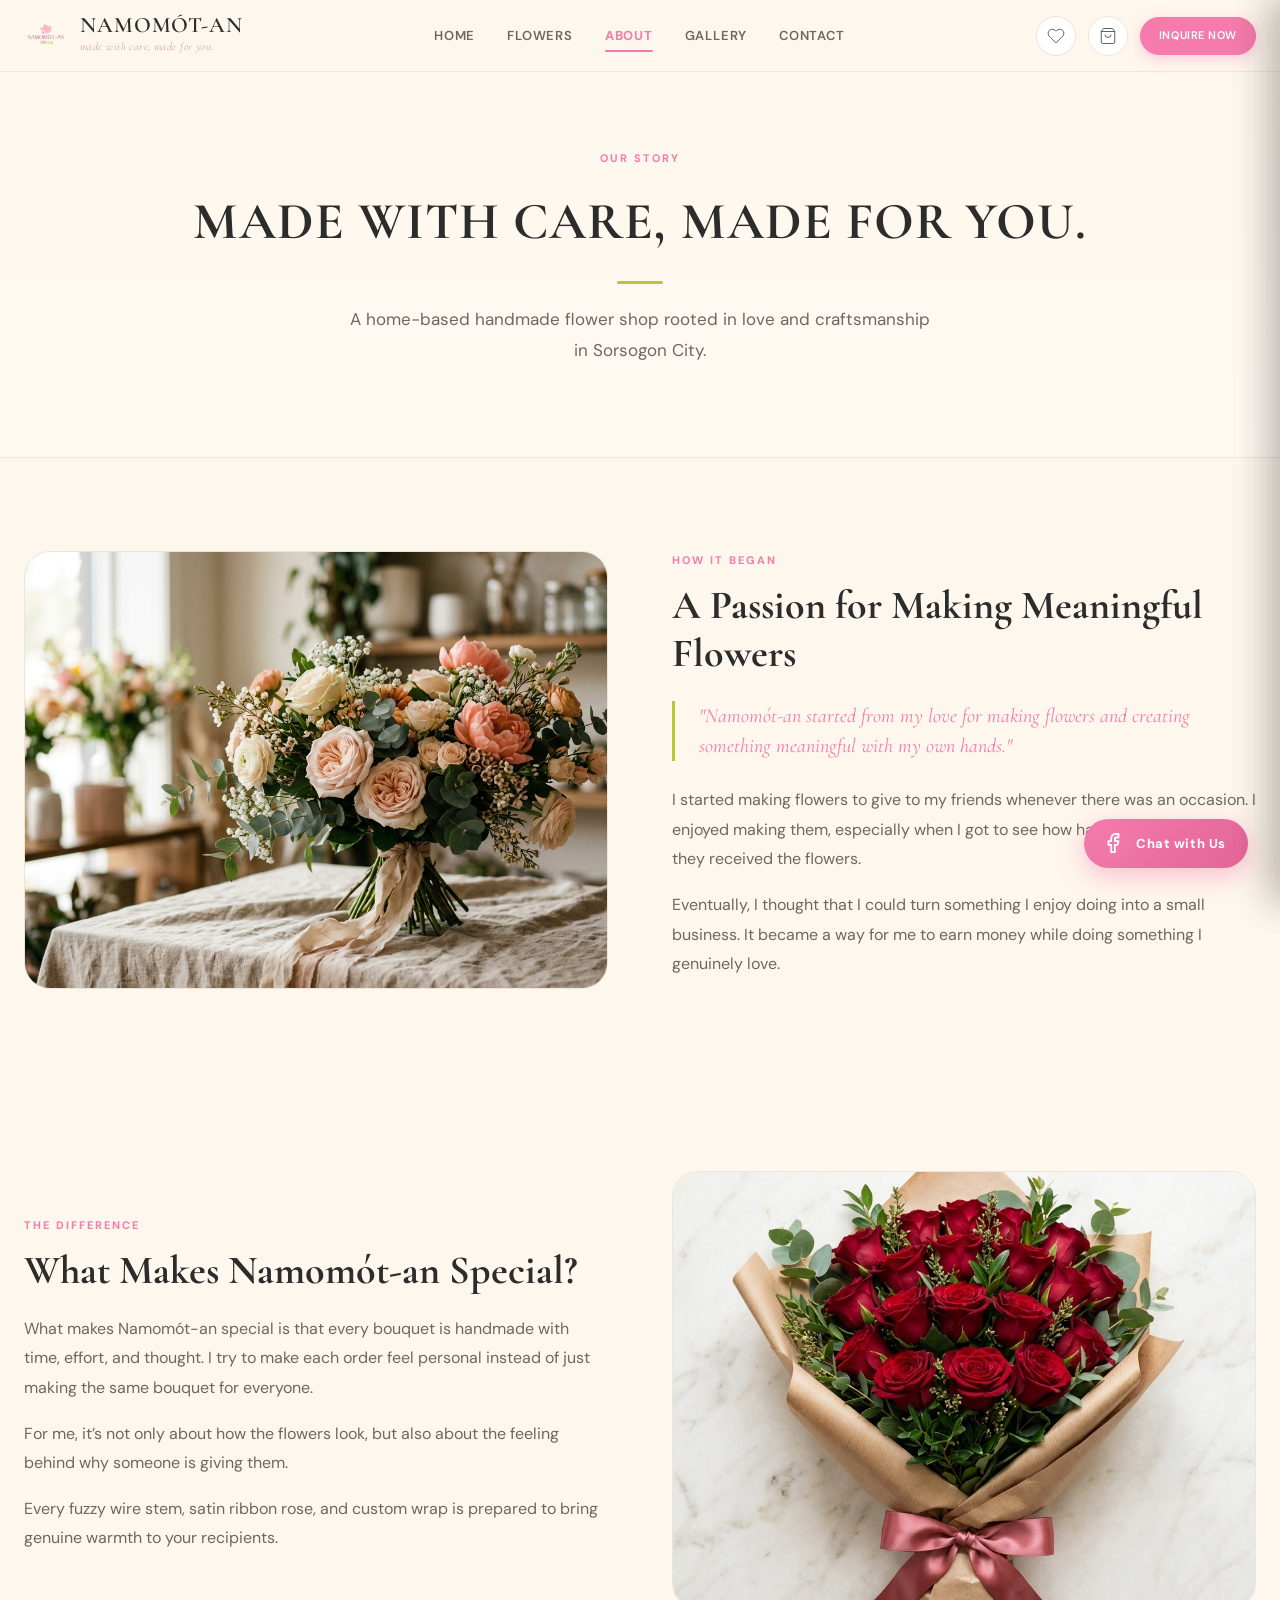
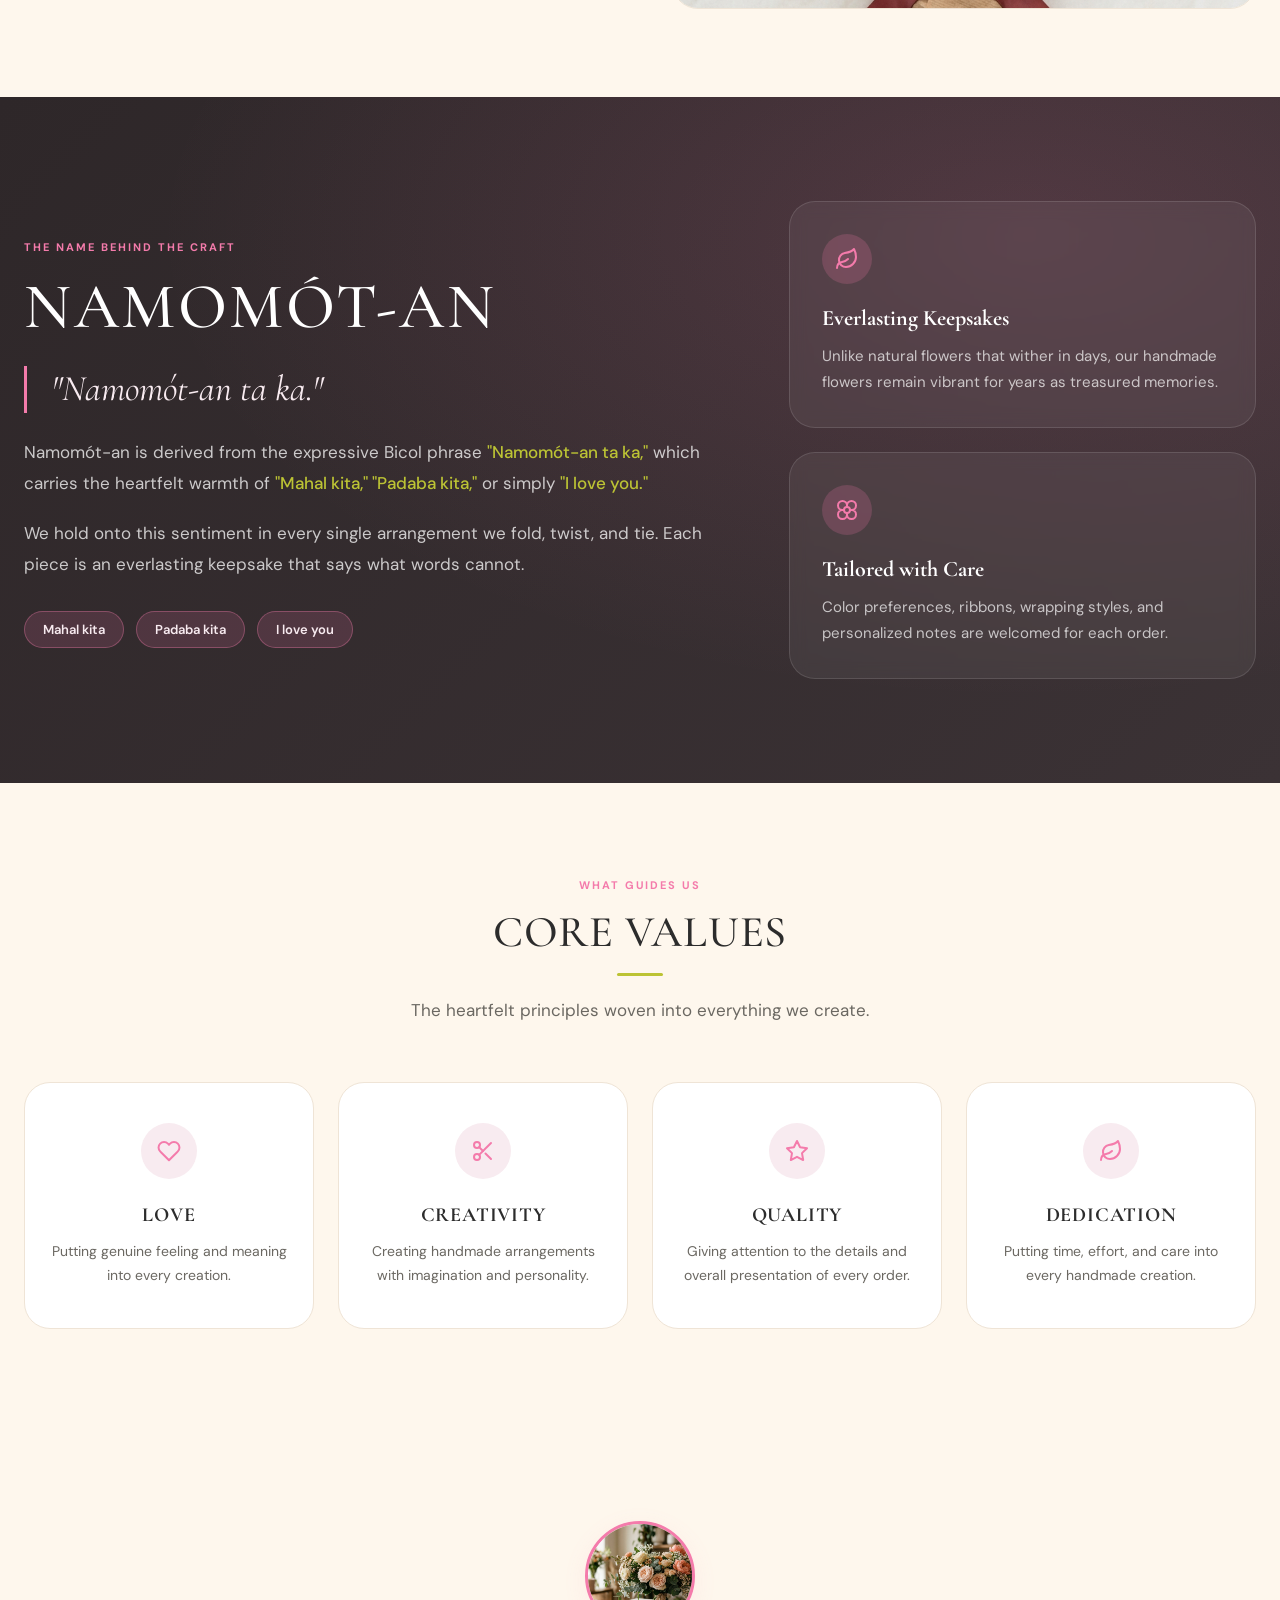
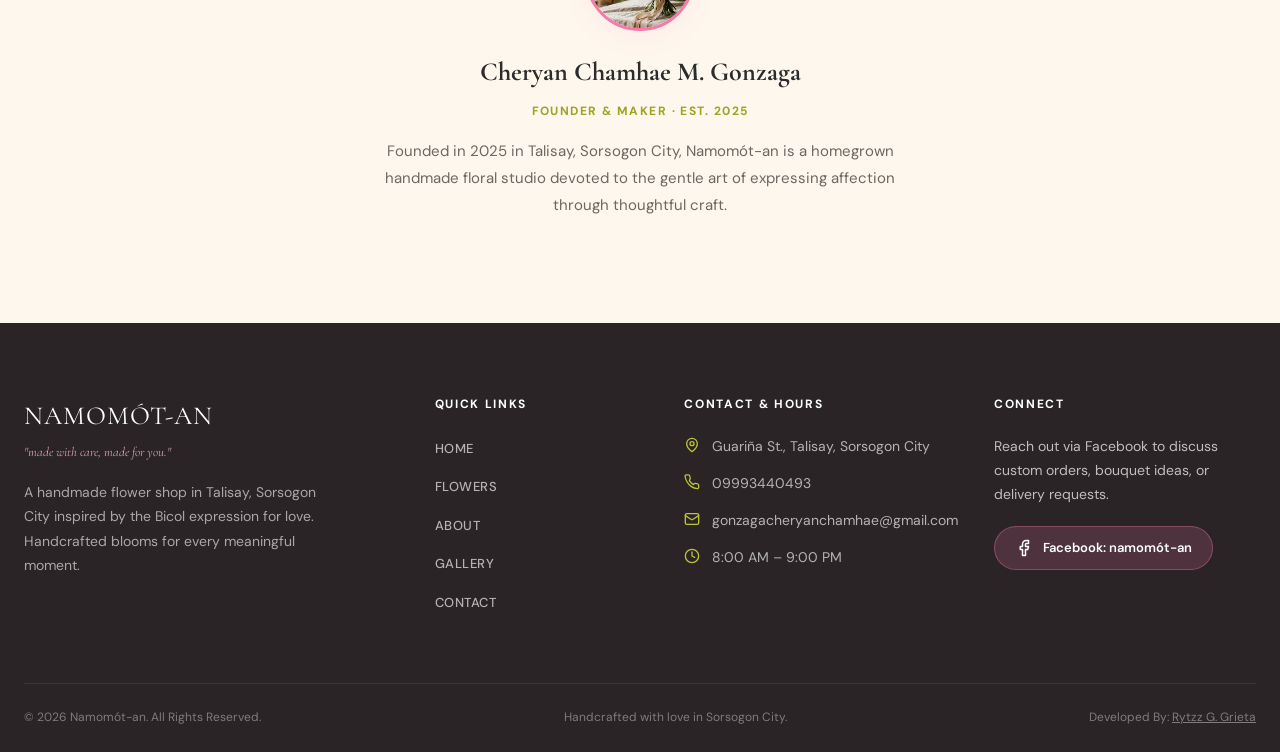
<file: about.html>
<!DOCTYPE html>
<html lang="en">
<head>
  <meta charset="UTF-8">
  <meta name="viewport" content="width=device-width, initial-scale=1.0">
  <link rel="icon" type="image/png" href="images/branding/namomot-an.png">
  <link rel="stylesheet" href="css/style.css">
  <link rel="stylesheet" href="css/responsive.css">
  <title>About Namom&oacute;t-an | Made With Care, Made For You</title>
  <meta name="description" content="Discover the story behind Namom&oacute;t-an, a home-based handmade flower shop in Talisay, Sorsogon City inspired by the Bicol expression for love.">
  <meta property="og:title" content="About Namom&oacute;t-an | Made With Care, Made For You">
  <meta property="og:description" content="Namom&oacute;t-an started from a love for making flowers and creating something meaningful with own hands.">
  <meta property="og:type" content="website">
</head>
<body>
<svg xmlns="http://www.w3.org/2000/svg" style="display:none" aria-hidden="true">
  <symbol id="icon-menu" viewBox="0 0 24 24" fill="none" stroke="currentColor" stroke-width="2" stroke-linecap="round" stroke-linejoin="round"><line x1="3" y1="6" x2="21" y2="6"/><line x1="3" y1="12" x2="21" y2="12"/><line x1="3" y1="18" x2="21" y2="18"/></symbol>
  <symbol id="icon-flower" viewBox="0 0 24 24" fill="none" stroke="currentColor" stroke-width="2" stroke-linecap="round" stroke-linejoin="round"><path d="M12 7.5a4.5 4.5 0 1 1 4.5 4.5M12 7.5A4.5 4.5 0 1 0 7.5 12M12 7.5V9m-4.5 3a4.5 4.5 0 1 0 4.5 4.5M7.5 12H9m7.5 0a4.5 4.5 0 1 1-4.5 4.5M16.5 12H15m-3 4.5V15"/><circle cx="12" cy="12" r="3"/></symbol>
  <symbol id="icon-phone" viewBox="0 0 24 24" fill="none" stroke="currentColor" stroke-width="2" stroke-linecap="round" stroke-linejoin="round"><path d="M22 16.92v3a2 2 0 0 1-2.18 2 19.79 19.79 0 0 1-8.63-3.07A19.5 19.5 0 0 1 4.69 12 19.79 19.79 0 0 1 1.61 3.43a2 2 0 0 1 2-2.18h3a2 2 0 0 1 2 1.72c.127.96.361 1.903.7 2.81a2 2 0 0 1-.45 2.11L8.09 9.91a16 16 0 0 0 6 6l1.27-1.27a2 2 0 0 1 2.11-.45c.907.339 1.85.573 2.81.7A2 2 0 0 1 22 16.92z"/></symbol>
  <symbol id="icon-mail" viewBox="0 0 24 24" fill="none" stroke="currentColor" stroke-width="2" stroke-linecap="round" stroke-linejoin="round"><rect width="20" height="16" x="2" y="4" rx="2"/><path d="m22 7-8.97 5.7a1.94 1.94 0 0 1-2.06 0L2 7"/></symbol>
  <symbol id="icon-map-pin" viewBox="0 0 24 24" fill="none" stroke="currentColor" stroke-width="2" stroke-linecap="round" stroke-linejoin="round"><path d="M20 10c0 6-8 12-8 12s-8-6-8-12a8 8 0 0 1 16 0Z"/><circle cx="12" cy="10" r="3"/></symbol>
  <symbol id="icon-clock" viewBox="0 0 24 24" fill="none" stroke="currentColor" stroke-width="2" stroke-linecap="round" stroke-linejoin="round"><circle cx="12" cy="12" r="10"/><polyline points="12 6 12 12 16 14"/></symbol>
  <symbol id="icon-facebook" viewBox="0 0 24 24" fill="none" stroke="currentColor" stroke-width="2" stroke-linecap="round" stroke-linejoin="round"><path d="M18 2h-3a5 5 0 0 0-5 5v3H7v4h3v8h4v-8h3l1-4h-4V7a1 1 0 0 1 1-1h3z"/></symbol>
  <symbol id="icon-heart" viewBox="0 0 24 24" fill="none" stroke="currentColor" stroke-width="2" stroke-linecap="round" stroke-linejoin="round"><path d="M20.84 4.61a5.5 5.5 0 0 0-7.78 0L12 5.67l-1.06-1.06a5.5 5.5 0 0 0-7.78 7.78l1.06 1.06L12 21.23l7.78-7.78 1.06-1.06a5.5 5.5 0 0 0 0-7.78z"/></symbol>
  <symbol id="icon-scissors" viewBox="0 0 24 24" fill="none" stroke="currentColor" stroke-width="2" stroke-linecap="round" stroke-linejoin="round"><circle cx="6" cy="6" r="3"/><circle cx="6" cy="18" r="3"/><line x1="20" x2="8.12" y1="4" y2="15.88"/><line x1="14.47" x2="20" y1="14.48" y2="20"/><line x1="8.12" x2="12" y1="8.12" y2="12"/></symbol>
  <symbol id="icon-star" viewBox="0 0 24 24" fill="none" stroke="currentColor" stroke-width="2" stroke-linecap="round" stroke-linejoin="round"><polygon points="12 2 15.09 8.26 22 9.27 17 14.14 18.18 21.02 12 17.77 5.82 21.02 7 14.14 2 9.27 8.91 8.26 12 2"/></symbol>
  <symbol id="icon-leaf" viewBox="0 0 24 24" fill="none" stroke="currentColor" stroke-width="2" stroke-linecap="round" stroke-linejoin="round"><path d="M11 20A7 7 0 0 1 9.8 6.1C15.5 5 17 4.48 19 2c1 2 2 4.18 2 8 0 5.5-4.78 10-10 10z"/><path d="M2 21c0-3 1.85-5.36 5.08-6C9.5 14.52 12 13 13 12"/></symbol>
</svg>

<header class="site-header" id="site-header">
  <div class="container">
    <a href="index.html" class="site-logo" aria-label="Namom&oacute;t-an Home">
      <img src="images/branding/namomot-an.png" alt="Namom&oacute;t-an Logo" class="site-logo-img" style="height:44px;width:auto;object-fit:contain;">
      <span class="site-logo-text">
        <span class="site-logo-name">NAMOM&Oacute;T-AN</span>
        <span class="site-logo-tagline">made with care, made for you.</span>
      </span>
    </a>
    <nav class="site-nav" aria-label="Main navigation">
      <a href="index.html">HOME</a>
      <a href="products.html">FLOWERS</a>
      <a href="about.html">ABOUT</a>
      <a href="gallery.html">GALLERY</a>
      <a href="contact.html">CONTACT</a>
    </nav>
    <div class="header-actions">
      <button type="button" class="header-action-btn wishlist-open-trigger" aria-label="View Wishlist">
        <svg viewBox="0 0 24 24"><path d="M20.84 4.61a5.5 5.5 0 0 0-7.78 0L12 5.67l-1.06-1.06a5.5 5.5 0 0 0-7.78 7.78l1.06 1.06L12 21.23l7.78-7.78 1.06-1.06a5.5 5.5 0 0 0 0-7.78z"/></svg>
        <span class="action-badge wishlist-count-badge" data-count="0"></span>
      </button>
      <button type="button" class="header-action-btn cart-open-trigger" aria-label="View Bag">
        <svg viewBox="0 0 24 24"><path d="M6 2 3 6v14a2 2 0 0 0 2 2h14a2 2 0 0 0 2-2V6l-3-4Z"/><path d="M3 6h18"/><path d="M16 10a4 4 0 0 1-8 0"/></svg>
        <span class="action-badge cart-count-badge" data-count="0"></span>
      </button>
      <div class="header-cta">
        <a href="contact.html" class="btn btn-primary btn--sm">INQUIRE NOW</a>
      </div>
    </div>
    <button class="mobile-menu-btn" id="mobile-menu-btn" aria-label="Open navigation menu" aria-expanded="false" aria-controls="mobile-nav">
      <svg width="22" height="22" aria-hidden="true"><use href="#icon-menu"/></svg>
    </button>
  </div>
</header>

<nav class="mobile-nav" id="mobile-nav" aria-label="Mobile navigation" aria-hidden="true">
  <ul class="mobile-nav-links">
    <li><a href="index.html">HOME</a></li>
    <li><a href="products.html">FLOWERS</a></li>
    <li><a href="about.html">ABOUT</a></li>
    <li><a href="gallery.html">GALLERY</a></li>
    <li><a href="contact.html">CONTACT</a></li>
  </ul>
  <div class="mobile-nav-cta">
    <a href="contact.html" class="btn btn-primary" style="width:100%;justify-content:center;">INQUIRE NOW</a>
  </div>
</nav>

<main class="page-main" id="main-content">
  <section class="page-hero">
    <div class="container text-center">
      <span class="section-eyebrow">OUR STORY</span>
      <h1>MADE WITH CARE, MADE FOR YOU.</h1>
      <div class="title-divider"></div>
      <p class="hero-desc" style="max-width:580px;margin-inline:auto;">A home-based handmade flower shop rooted in love and craftsmanship in Sorsogon City.</p>
    </div>
  </section>

  <section class="section">
    <div class="container">
      <div class="about-story-layout">
        <div class="about-story-img fade-in">
          <img src="images/hero/hero-main.jpg" alt="Handmade floral craftsmanship at Namom&oacute;t-an">
        </div>
        <div class="about-story-txt fade-in">
          <span class="section-eyebrow">HOW IT BEGAN</span>
          <h2>A Passion for Making Meaningful Flowers</h2>
          <blockquote class="about-quote">"Namom&oacute;t-an started from my love for making flowers and creating something meaningful with my own hands."</blockquote>
          <p>I started making flowers to give to my friends whenever there was an occasion. I enjoyed making them, especially when I got to see how happy they were when they received the flowers.</p>
          <p>Eventually, I thought that I could turn something I enjoy doing into a small business. It became a way for me to earn money while doing something I genuinely love.</p>
        </div>
      </div>
    </div>
  </section>

  <section class="section" style="background-color:var(--color-cream);">
    <div class="container">
      <div class="about-story-layout reverse">
        <div class="about-story-img fade-in">
          <img src="images/products/rose-bouquet.jpg" alt="Exquisite detail of handmade flower arrangements">
        </div>
        <div class="about-story-txt fade-in">
          <span class="section-eyebrow">THE DIFFERENCE</span>
          <h2>What Makes Namom&oacute;t-an Special?</h2>
          <p>What makes Namom&oacute;t-an special is that every bouquet is handmade with time, effort, and thought. I try to make each order feel personal instead of just making the same bouquet for everyone.</p>
          <p>For me, it&rsquo;s not only about how the flowers look, but also about the feeling behind why someone is giving them.</p>
          <p>Every fuzzy wire stem, satin ribbon rose, and custom wrap is prepared to bring genuine warmth to your recipients.</p>
        </div>
      </div>
    </div>
  </section>

  <section class="story-section" aria-labelledby="about-bicol-heading">
    <div class="container">
      <div class="story-grid">
        <div class="story-content fade-in">
          <span class="story-eyebrow">THE NAME BEHIND THE CRAFT</span>
          <h2 class="story-title" id="about-bicol-heading">NAMOM&Oacute;T-AN</h2>
          <blockquote class="story-quote">"Namom&oacute;t-an ta ka."</blockquote>
          <p class="story-body">Namom&oacute;t-an is derived from the expressive Bicol phrase <em>"Namom&oacute;t-an ta ka,"</em> which carries the heartfelt warmth of <em>"Mahal kita," "Padaba kita,"</em> or simply <em>"I love you."</em></p>
          <p class="story-body">We hold onto this sentiment in every single arrangement we fold, twist, and tie. Each piece is an everlasting keepsake that says what words cannot.</p>
          <div class="story-pills">
            <span class="story-pill">Mahal kita</span>
            <span class="story-pill">Padaba kita</span>
            <span class="story-pill">I love you</span>
          </div>
        </div>
        <div class="story-visual fade-in">
          <div class="story-card">
            <div class="story-card-icon">
              <svg width="24" height="24" aria-hidden="true"><use href="#icon-leaf"/></svg>
            </div>
            <h3 class="story-card-title">Everlasting Keepsakes</h3>
            <p class="story-card-desc">Unlike natural flowers that wither in days, our handmade flowers remain vibrant for years as treasured memories.</p>
          </div>
          <div class="story-card">
            <div class="story-card-icon">
              <svg width="24" height="24" aria-hidden="true"><use href="#icon-flower"/></svg>
            </div>
            <h3 class="story-card-title">Tailored with Care</h3>
            <p class="story-card-desc">Color preferences, ribbons, wrapping styles, and personalized notes are welcomed for each order.</p>
          </div>
        </div>
      </div>
    </div>
  </section>

  <section class="section values-section">
    <div class="container">
      <div class="section-head text-center fade-in">
        <span class="section-eyebrow">WHAT GUIDES US</span>
        <h2 class="section-title">CORE VALUES</h2>
        <div class="title-divider"></div>
        <p class="section-desc">The heartfelt principles woven into everything we create.</p>
      </div>
      <div class="values-grid">
        <div class="value-card fade-in">
          <div class="why-card-icon" style="margin:0 auto 1.25rem;">
            <svg width="24" height="24" aria-hidden="true"><use href="#icon-heart"/></svg>
          </div>
          <h3 class="value-title">LOVE</h3>
          <p class="value-desc">Putting genuine feeling and meaning into every creation.</p>
        </div>

        <div class="value-card fade-in">
          <div class="why-card-icon" style="margin:0 auto 1.25rem;">
            <svg width="24" height="24" aria-hidden="true"><use href="#icon-scissors"/></svg>
          </div>
          <h3 class="value-title">CREATIVITY</h3>
          <p class="value-desc">Creating handmade arrangements with imagination and personality.</p>
        </div>

        <div class="value-card fade-in">
          <div class="why-card-icon" style="margin:0 auto 1.25rem;">
            <svg width="24" height="24" aria-hidden="true"><use href="#icon-star"/></svg>
          </div>
          <h3 class="value-title">QUALITY</h3>
          <p class="value-desc">Giving attention to the details and overall presentation of every order.</p>
        </div>

        <div class="value-card fade-in">
          <div class="why-card-icon" style="margin:0 auto 1.25rem;">
            <svg width="24" height="24" aria-hidden="true"><use href="#icon-leaf"/></svg>
          </div>
          <h3 class="value-title">DEDICATION</h3>
          <p class="value-desc">Putting time, effort, and care into every handmade creation.</p>
        </div>
      </div>
    </div>
  </section>

  <section class="section" style="background-color:var(--color-cream);">
    <div class="container">
      <div class="founder-wrap fade-in">
        <div class="founder-avatar">
          <img src="images/hero/hero-main.jpg" alt="Cheryan Chamhae M. Gonzaga - Founder & Florist at Namom&oacute;t-an">
        </div>
        <h2 class="founder-name">Cheryan Chamhae M. Gonzaga</h2>
        <span class="founder-role">Founder & Maker &middot; Est. 2025</span>
        <p class="founder-bio">Founded in 2025 in Talisay, Sorsogon City, Namom&oacute;t-an is a homegrown handmade floral studio devoted to the gentle art of expressing affection through thoughtful craft.</p>
      </div>
    </div>
  </section>
</main>

<footer class="site-footer">
  <div class="container">
    <div class="footer-grid">
      <div class="footer-brand">
        <span class="footer-logo">NAMOM&Oacute;T-AN</span>
        <span class="footer-tagline">"made with care, made for you."</span>
        <p class="footer-desc">A handmade flower shop in Talisay, Sorsogon City inspired by the Bicol expression for love. Handcrafted blooms for every meaningful moment.</p>
      </div>
      <div>
        <h3 class="footer-heading">QUICK LINKS</h3>
        <ul class="footer-links">
          <li><a href="index.html">HOME</a></li>
          <li><a href="products.html">FLOWERS</a></li>
          <li><a href="about.html">ABOUT</a></li>
          <li><a href="gallery.html">GALLERY</a></li>
          <li><a href="contact.html">CONTACT</a></li>
        </ul>
      </div>
      <div>
        <h3 class="footer-heading">CONTACT & HOURS</h3>
        <div class="footer-contact-item">
          <svg width="16" height="16" aria-hidden="true"><use href="#icon-map-pin"/></svg>
          <span>Guari&ntilde;a St., Talisay, Sorsogon City</span>
        </div>
        <div class="footer-contact-item">
          <svg width="16" height="16" aria-hidden="true"><use href="#icon-phone"/></svg>
          <a href="tel:09993440493">09993440493</a>
        </div>
        <div class="footer-contact-item">
          <svg width="16" height="16" aria-hidden="true"><use href="#icon-mail"/></svg>
          <a href="mailto:gonzagacheryanchamhae@gmail.com">gonzagacheryanchamhae@gmail.com</a>
        </div>
        <div class="footer-contact-item">
          <svg width="16" height="16" aria-hidden="true"><use href="#icon-clock"/></svg>
          <span>8:00 AM &ndash; 9:00 PM</span>
        </div>
      </div>
      <div>
        <h3 class="footer-heading">CONNECT</h3>
        <p style="font-size:0.875rem;color:rgba(255,255,255,0.7);line-height:1.7;margin-bottom:1.25rem;">Reach out via Facebook to discuss custom orders, bouquet ideas, or delivery requests.</p>
        <a href="https://www.facebook.com/profile.php?id=61573737929854" target="_blank" rel="noopener noreferrer" class="footer-social-link">
          <svg width="18" height="18" aria-hidden="true"><use href="#icon-facebook"/></svg>
          <span>Facebook: namom&oacute;t-an</span>
        </a>
      </div>
    </div>
    <div class="footer-bottom">
      <p>&copy; 2026 Namom&oacute;t-an. All Rights Reserved.</p>
      <p>Handcrafted with love in Sorsogon City.</p>
      <p>Developed By: <a href="https://rytzz.onrender.com/" target="_blank" rel="noopener noreferrer" style="color:inherit;text-decoration:underline;">Rytzz G. Grieta</a></p>
    </div>
  </div>
</footer>

<a href="https://www.facebook.com/profile.php?id=61573737929854" target="_blank" rel="noopener noreferrer" class="floating-messenger-fab" aria-label="Chat with us on Facebook Messenger">
  <span class="fab-icon-wrap">
    <span class="fab-pulse-ring" aria-hidden="true"></span>
    <svg aria-hidden="true"><use href="#icon-facebook"/></svg>
  </span>
  <span class="fab-text">Chat with Us</span>
</a>

<div class="cart-backdrop" id="cart-backdrop" aria-hidden="true"></div>
<div class="cart-drawer" id="cart-drawer" role="dialog" aria-modal="true" aria-label="Shopping Bag">
  <div class="cart-header">
    <div class="cart-title-wrap">
      <svg width="20" height="20" viewBox="0 0 24 24" fill="none" stroke="currentColor" stroke-width="2" stroke-linecap="round" stroke-linejoin="round"><path d="M6 2 3 6v14a2 2 0 0 0 2 2h14a2 2 0 0 0 2-2V6l-3-4Z"/><path d="M3 6h18"/><path d="M16 10a4 4 0 0 1-8 0"/></svg>
      <h3 class="cart-title">Your Floral Bag</h3>
    </div>
    <button type="button" class="drawer-close" id="cart-close-btn" aria-label="Close Bag">&times;</button>
  </div>
  <div class="cart-body" id="cart-drawer-body"></div>
  <div class="cart-footer">
    <div class="cart-summary-line">
      <span>Estimated Subtotal</span>
      <strong id="cart-subtotal-val" style="color:var(--color-charcoal);font-size:1rem;">₱0</strong>
    </div>
    <div class="cart-total-line">
      <span>Total (Sorsogon Order)</span>
      <span class="cart-total-val" id="cart-total-val">₱0</span>
    </div>
    <button type="button" class="btn btn-primary cart-checkout-btn" id="cart-checkout-btn">
      <svg width="18" height="18" viewBox="0 0 24 24" fill="currentColor"><path d="M18 2h-3a5 5 0 0 0-5 5v3H7v4h3v8h4v-8h3l1-4h-4V7a1 1 0 0 1 1-1h3z"/></svg>
      CHECKOUT ON MESSENGER
    </button>
    <p class="cart-hint">Order specs &amp; multi-item details will be pre-formatted into your direct chat.</p>
  </div>
</div>

<div class="wishlist-backdrop" id="wishlist-backdrop" aria-hidden="true"></div>
<div class="wishlist-drawer" id="wishlist-drawer" role="dialog" aria-modal="true" aria-label="Saved Wishlist">
  <div class="wishlist-header">
    <div class="wishlist-title-wrap">
      <svg width="20" height="20" viewBox="0 0 24 24" fill="none" stroke="var(--color-primary-pink)" stroke-width="2" stroke-linecap="round" stroke-linejoin="round"><path d="M20.84 4.61a5.5 5.5 0 0 0-7.78 0L12 5.67l-1.06-1.06a5.5 5.5 0 0 0-7.78 7.78l1.06 1.06L12 21.23l7.78-7.78 1.06-1.06a5.5 5.5 0 0 0 0-7.78z"/></svg>
      <h3 class="wishlist-title">Saved Creations</h3>
    </div>
    <button type="button" class="drawer-close" id="wishlist-close-btn" aria-label="Close Wishlist">&times;</button>
  </div>
  <div class="wishlist-body" id="wishlist-drawer-body"></div>
  <div id="wishlist-share-container" style="padding:1rem 1.5rem;border-top:1px solid var(--color-border);background:var(--color-warm-cream);display:none;">
    <div class="wishlist-share-bar">
      <span class="wishlist-share-label">
        <svg width="16" height="16" viewBox="0 0 24 24" fill="none" stroke="currentColor" stroke-width="2" stroke-linecap="round" stroke-linejoin="round"><path d="M4 12v8a2 2 0 0 0 2 2h12a2 2 0 0 0 2-2v-8"/><polyline points="16 6 12 2 8 6"/><line x1="12" y1="2" x2="12" y2="15"/></svg>
        Share Your Favorites / Drop a Hint
      </span>
      <div class="wishlist-share-btns">
        <button type="button" class="btn btn-primary btn--sm" id="copy-wishlist-hint-btn" style="width:100%;justify-content:center;">Copy Shareable Hint Link</button>
      </div>
    </div>
  </div>
</div>

<script src="js/main.js"></script>
</body>
</html>
</file>
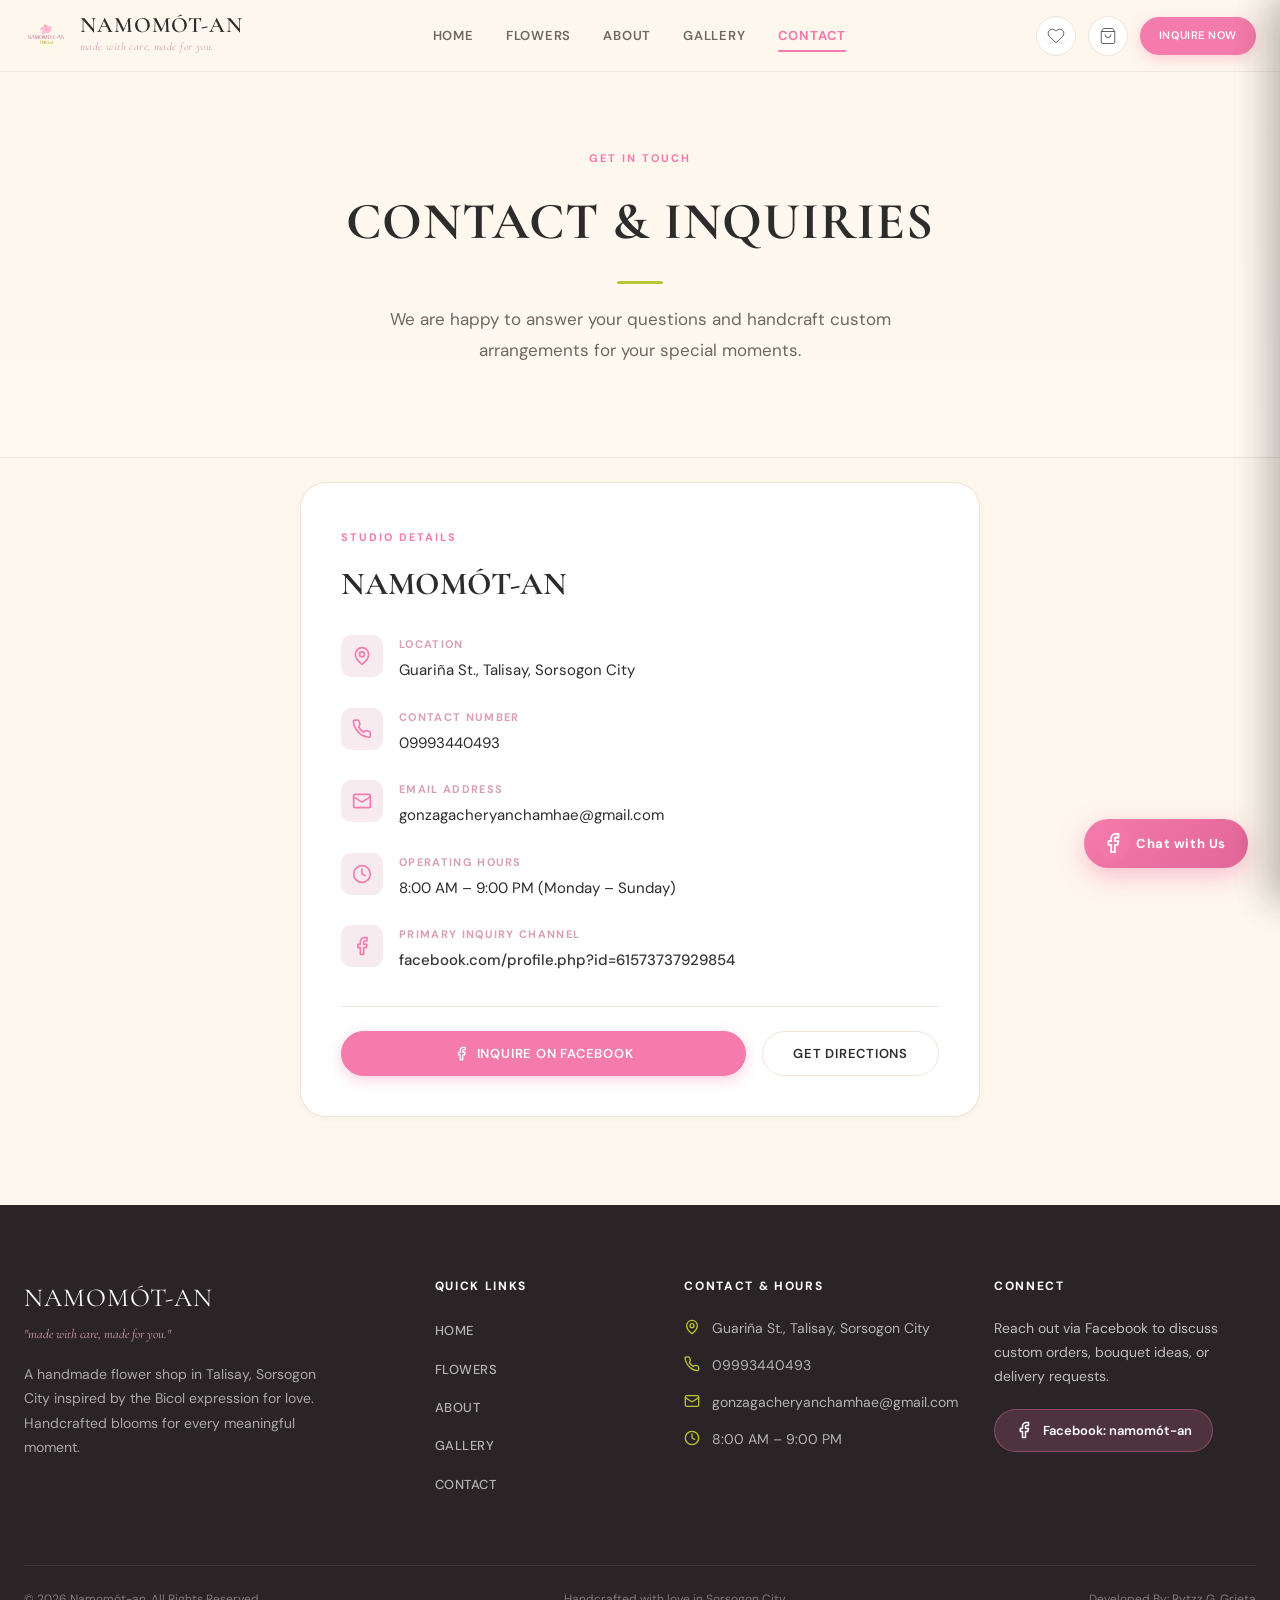
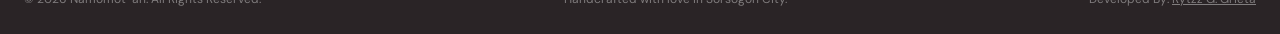
<file: contact.html>
<!DOCTYPE html>
<html lang="en">
<head>
  <meta charset="UTF-8">
  <meta name="viewport" content="width=device-width, initial-scale=1.0">
  <link rel="icon" type="image/png" href="images/branding/namomot-an.png">
  <link rel="stylesheet" href="css/style.css">
  <link rel="stylesheet" href="css/responsive.css">
  <title>Contact Namom&oacute;t-an | Handmade Flower Shop in Sorsogon</title>
  <meta name="description" content="Inquire about custom handmade flowers in Talisay, Sorsogon City. Contact Namom&oacute;t-an via Facebook or phone to order handcrafted blooms.">
  <meta property="og:title" content="Contact Namom&oacute;t-an | Handmade Flower Shop in Sorsogon">
  <meta property="og:description" content="Reach out to inquire about handmade flowers, bouquets, and delivery in Sorsogon City.">
  <meta property="og:type" content="website">
</head>
<body>
<svg xmlns="http://www.w3.org/2000/svg" style="display:none" aria-hidden="true">
  <symbol id="icon-menu" viewBox="0 0 24 24" fill="none" stroke="currentColor" stroke-width="2" stroke-linecap="round" stroke-linejoin="round"><line x1="3" y1="6" x2="21" y2="6"/><line x1="3" y1="12" x2="21" y2="12"/><line x1="3" y1="18" x2="21" y2="18"/></symbol>
  <symbol id="icon-flower" viewBox="0 0 24 24" fill="none" stroke="currentColor" stroke-width="2" stroke-linecap="round" stroke-linejoin="round"><path d="M12 7.5a4.5 4.5 0 1 1 4.5 4.5M12 7.5A4.5 4.5 0 1 0 7.5 12M12 7.5V9m-4.5 3a4.5 4.5 0 1 0 4.5 4.5M7.5 12H9m7.5 0a4.5 4.5 0 1 1-4.5 4.5M16.5 12H15m-3 4.5V15"/><circle cx="12" cy="12" r="3"/></symbol>
  <symbol id="icon-phone" viewBox="0 0 24 24" fill="none" stroke="currentColor" stroke-width="2" stroke-linecap="round" stroke-linejoin="round"><path d="M22 16.92v3a2 2 0 0 1-2.18 2 19.79 19.79 0 0 1-8.63-3.07A19.5 19.5 0 0 1 4.69 12 19.79 19.79 0 0 1 1.61 3.43a2 2 0 0 1 2-2.18h3a2 2 0 0 1 2 1.72c.127.96.361 1.903.7 2.81a2 2 0 0 1-.45 2.11L8.09 9.91a16 16 0 0 0 6 6l1.27-1.27a2 2 0 0 1 2.11-.45c.907.339 1.85.573 2.81.7A2 2 0 0 1 22 16.92z"/></symbol>
  <symbol id="icon-mail" viewBox="0 0 24 24" fill="none" stroke="currentColor" stroke-width="2" stroke-linecap="round" stroke-linejoin="round"><rect width="20" height="16" x="2" y="4" rx="2"/><path d="m22 7-8.97 5.7a1.94 1.94 0 0 1-2.06 0L2 7"/></symbol>
  <symbol id="icon-map-pin" viewBox="0 0 24 24" fill="none" stroke="currentColor" stroke-width="2" stroke-linecap="round" stroke-linejoin="round"><path d="M20 10c0 6-8 12-8 12s-8-6-8-12a8 8 0 0 1 16 0Z"/><circle cx="12" cy="10" r="3"/></symbol>
  <symbol id="icon-clock" viewBox="0 0 24 24" fill="none" stroke="currentColor" stroke-width="2" stroke-linecap="round" stroke-linejoin="round"><circle cx="12" cy="12" r="10"/><polyline points="12 6 12 12 16 14"/></symbol>
  <symbol id="icon-facebook" viewBox="0 0 24 24" fill="none" stroke="currentColor" stroke-width="2" stroke-linecap="round" stroke-linejoin="round"><path d="M18 2h-3a5 5 0 0 0-5 5v3H7v4h3v8h4v-8h3l1-4h-4V7a1 1 0 0 1 1-1h3z"/></symbol>
  <symbol id="icon-check" viewBox="0 0 24 24" fill="none" stroke="currentColor" stroke-width="2.5" stroke-linecap="round" stroke-linejoin="round"><path d="M20 6 9 17l-5-5"/></symbol>
</svg>

<header class="site-header" id="site-header">
  <div class="container">
    <a href="index.html" class="site-logo" aria-label="Namom&oacute;t-an Home">
      <img src="images/branding/namomot-an.png" alt="Namom&oacute;t-an Logo" class="site-logo-img" style="height:44px;width:auto;object-fit:contain;">
      <span class="site-logo-text">
        <span class="site-logo-name">NAMOM&Oacute;T-AN</span>
        <span class="site-logo-tagline">made with care, made for you.</span>
      </span>
    </a>
    <nav class="site-nav" aria-label="Main navigation">
      <a href="index.html">HOME</a>
      <a href="products.html">FLOWERS</a>
      <a href="about.html">ABOUT</a>
      <a href="gallery.html">GALLERY</a>
      <a href="contact.html">CONTACT</a>
    </nav>
    <div class="header-actions">
      <button type="button" class="header-action-btn wishlist-open-trigger" aria-label="View Wishlist">
        <svg viewBox="0 0 24 24"><path d="M20.84 4.61a5.5 5.5 0 0 0-7.78 0L12 5.67l-1.06-1.06a5.5 5.5 0 0 0-7.78 7.78l1.06 1.06L12 21.23l7.78-7.78 1.06-1.06a5.5 5.5 0 0 0 0-7.78z"/></svg>
        <span class="action-badge wishlist-count-badge" data-count="0"></span>
      </button>
      <button type="button" class="header-action-btn cart-open-trigger" aria-label="View Bag">
        <svg viewBox="0 0 24 24"><path d="M6 2 3 6v14a2 2 0 0 0 2 2h14a2 2 0 0 0 2-2V6l-3-4Z"/><path d="M3 6h18"/><path d="M16 10a4 4 0 0 1-8 0"/></svg>
        <span class="action-badge cart-count-badge" data-count="0"></span>
      </button>
      <div class="header-cta">
        <a href="contact.html" class="btn btn-primary btn--sm">INQUIRE NOW</a>
      </div>
    </div>
    <button class="mobile-menu-btn" id="mobile-menu-btn" aria-label="Open navigation menu" aria-expanded="false" aria-controls="mobile-nav">
      <svg width="22" height="22" aria-hidden="true"><use href="#icon-menu"/></svg>
    </button>
  </div>
</header>

<nav class="mobile-nav" id="mobile-nav" aria-label="Mobile navigation" aria-hidden="true">
  <ul class="mobile-nav-links">
    <li><a href="index.html">HOME</a></li>
    <li><a href="products.html">FLOWERS</a></li>
    <li><a href="about.html">ABOUT</a></li>
    <li><a href="gallery.html">GALLERY</a></li>
    <li><a href="contact.html">CONTACT</a></li>
  </ul>
  <div class="mobile-nav-cta">
    <a href="contact.html" class="btn btn-primary" style="width:100%;justify-content:center;">INQUIRE NOW</a>
  </div>
</nav>

<main class="page-main" id="main-content">
  <section class="page-hero">
    <div class="container text-center">
      <span class="section-eyebrow">GET IN TOUCH</span>
      <h1>CONTACT & INQUIRIES</h1>
      <div class="title-divider"></div>
      <p class="hero-desc" style="max-width:580px;margin-inline:auto;">We are happy to answer your questions and handcraft custom arrangements for your special moments.</p>
    </div>
  </section>

  <section class="section" style="padding-top:1.5rem;">
    <div class="container">
      <div style="max-width:680px;margin-inline:auto;">
        <div class="contact-info-panel fade-in">
          <span class="section-eyebrow">STUDIO DETAILS</span>
          <h2 style="font-family:var(--font-heading);font-size:2rem;color:var(--color-charcoal);margin-bottom:1.5rem;">NAMOM&Oacute;T-AN</h2>

          <div class="contact-card-item">
            <div class="contact-icon">
              <svg width="20" height="20" aria-hidden="true"><use href="#icon-map-pin"/></svg>
            </div>
            <div>
              <span class="contact-label">LOCATION</span>
              <span class="contact-val">Guari&ntilde;a St., Talisay, Sorsogon City</span>
            </div>
          </div>

          <div class="contact-card-item">
            <div class="contact-icon">
              <svg width="20" height="20" aria-hidden="true"><use href="#icon-phone"/></svg>
            </div>
            <div>
              <span class="contact-label">CONTACT NUMBER</span>
              <a href="tel:09993440493" class="contact-val">09993440493</a>
            </div>
          </div>

          <div class="contact-card-item">
            <div class="contact-icon">
              <svg width="20" height="20" aria-hidden="true"><use href="#icon-mail"/></svg>
            </div>
            <div>
              <span class="contact-label">EMAIL ADDRESS</span>
              <a href="mailto:gonzagacheryanchamhae@gmail.com" class="contact-val">gonzagacheryanchamhae@gmail.com</a>
            </div>
          </div>

          <div class="contact-card-item">
            <div class="contact-icon">
              <svg width="20" height="20" aria-hidden="true"><use href="#icon-clock"/></svg>
            </div>
            <div>
              <span class="contact-label">OPERATING HOURS</span>
              <span class="contact-val">8:00 AM &ndash; 9:00 PM (Monday &ndash; Sunday)</span>
            </div>
          </div>

          <div class="contact-card-item">
            <div class="contact-icon">
              <svg width="20" height="20" aria-hidden="true"><use href="#icon-facebook"/></svg>
            </div>
            <div>
              <span class="contact-label">PRIMARY INQUIRY CHANNEL</span>
              <a href="https://www.facebook.com/profile.php?id=61573737929854" target="_blank" rel="noopener noreferrer" class="contact-val" style="color:var(--color-sage-dark);font-weight:500;">
                facebook.com/profile.php?id=61573737929854
              </a>
            </div>
          </div>

          <div style="margin-top:2rem;padding-top:1.5rem;border-top:1px solid var(--color-border);display:flex;gap:1rem;flex-wrap:wrap;">
            <a href="https://www.facebook.com/profile.php?id=61573737929854" target="_blank" rel="noopener noreferrer" class="btn btn-primary" style="flex:1;justify-content:center;">
              <svg width="18" height="18" aria-hidden="true"><use href="#icon-facebook"/></svg>
              INQUIRE ON FACEBOOK
            </a>
            <a href="https://maps.google.com/?q=Guarina+St+Talisay+Sorsogon+City" target="_blank" rel="noopener noreferrer" class="btn btn-secondary">
              GET DIRECTIONS
            </a>
          </div>
        </div>
      </div>
    </div>
  </section>
</main>

<footer class="site-footer">
  <div class="container">
    <div class="footer-grid">
      <div class="footer-brand">
        <span class="footer-logo">NAMOM&Oacute;T-AN</span>
        <span class="footer-tagline">"made with care, made for you."</span>
        <p class="footer-desc">A handmade flower shop in Talisay, Sorsogon City inspired by the Bicol expression for love. Handcrafted blooms for every meaningful moment.</p>
      </div>
      <div>
        <h3 class="footer-heading">QUICK LINKS</h3>
        <ul class="footer-links">
          <li><a href="index.html">HOME</a></li>
          <li><a href="products.html">FLOWERS</a></li>
          <li><a href="about.html">ABOUT</a></li>
          <li><a href="gallery.html">GALLERY</a></li>
          <li><a href="contact.html">CONTACT</a></li>
        </ul>
      </div>
      <div>
        <h3 class="footer-heading">CONTACT & HOURS</h3>
        <div class="footer-contact-item">
          <svg width="16" height="16" aria-hidden="true"><use href="#icon-map-pin"/></svg>
          <span>Guari&ntilde;a St., Talisay, Sorsogon City</span>
        </div>
        <div class="footer-contact-item">
          <svg width="16" height="16" aria-hidden="true"><use href="#icon-phone"/></svg>
          <a href="tel:09993440493">09993440493</a>
        </div>
        <div class="footer-contact-item">
          <svg width="16" height="16" aria-hidden="true"><use href="#icon-mail"/></svg>
          <a href="mailto:gonzagacheryanchamhae@gmail.com">gonzagacheryanchamhae@gmail.com</a>
        </div>
        <div class="footer-contact-item">
          <svg width="16" height="16" aria-hidden="true"><use href="#icon-clock"/></svg>
          <span>8:00 AM &ndash; 9:00 PM</span>
        </div>
      </div>
      <div>
        <h3 class="footer-heading">CONNECT</h3>
        <p style="font-size:0.875rem;color:rgba(255,255,255,0.7);line-height:1.7;margin-bottom:1.25rem;">Reach out via Facebook to discuss custom orders, bouquet ideas, or delivery requests.</p>
        <a href="https://www.facebook.com/profile.php?id=61573737929854" target="_blank" rel="noopener noreferrer" class="footer-social-link">
          <svg width="18" height="18" aria-hidden="true"><use href="#icon-facebook"/></svg>
          <span>Facebook: namom&oacute;t-an</span>
        </a>
      </div>
    </div>
    <div class="footer-bottom">
      <p>&copy; 2026 Namom&oacute;t-an. All Rights Reserved.</p>
      <p>Handcrafted with love in Sorsogon City.</p>
      <p>Developed By: <a href="https://rytzz.onrender.com/" target="_blank" rel="noopener noreferrer" style="color:inherit;text-decoration:underline;">Rytzz G. Grieta</a></p>
    </div>
  </div>
</footer>

<a href="https://www.facebook.com/profile.php?id=61573737929854" target="_blank" rel="noopener noreferrer" class="floating-messenger-fab" aria-label="Chat with us on Facebook Messenger">
  <span class="fab-icon-wrap">
    <span class="fab-pulse-ring" aria-hidden="true"></span>
    <svg aria-hidden="true"><use href="#icon-facebook"/></svg>
  </span>
  <span class="fab-text">Chat with Us</span>
</a>

<div class="cart-backdrop" id="cart-backdrop" aria-hidden="true"></div>
<div class="cart-drawer" id="cart-drawer" role="dialog" aria-modal="true" aria-label="Shopping Bag">
  <div class="cart-header">
    <div class="cart-title-wrap">
      <svg width="20" height="20" viewBox="0 0 24 24" fill="none" stroke="currentColor" stroke-width="2" stroke-linecap="round" stroke-linejoin="round"><path d="M6 2 3 6v14a2 2 0 0 0 2 2h14a2 2 0 0 0 2-2V6l-3-4Z"/><path d="M3 6h18"/><path d="M16 10a4 4 0 0 1-8 0"/></svg>
      <h3 class="cart-title">Your Floral Bag</h3>
    </div>
    <button type="button" class="drawer-close" id="cart-close-btn" aria-label="Close Bag">&times;</button>
  </div>
  <div class="cart-body" id="cart-drawer-body"></div>
  <div class="cart-footer">
    <div class="cart-summary-line">
      <span>Estimated Subtotal</span>
      <strong id="cart-subtotal-val" style="color:var(--color-charcoal);font-size:1rem;">₱0</strong>
    </div>
    <div class="cart-total-line">
      <span>Total (Sorsogon Order)</span>
      <span class="cart-total-val" id="cart-total-val">₱0</span>
    </div>
    <button type="button" class="btn btn-primary cart-checkout-btn" id="cart-checkout-btn">
      <svg width="18" height="18" viewBox="0 0 24 24" fill="currentColor"><path d="M18 2h-3a5 5 0 0 0-5 5v3H7v4h3v8h4v-8h3l1-4h-4V7a1 1 0 0 1 1-1h3z"/></svg>
      CHECKOUT ON MESSENGER
    </button>
    <p class="cart-hint">Order specs &amp; multi-item details will be pre-formatted into your direct chat.</p>
  </div>
</div>

<div class="wishlist-backdrop" id="wishlist-backdrop" aria-hidden="true"></div>
<div class="wishlist-drawer" id="wishlist-drawer" role="dialog" aria-modal="true" aria-label="Saved Wishlist">
  <div class="wishlist-header">
    <div class="wishlist-title-wrap">
      <svg width="20" height="20" viewBox="0 0 24 24" fill="none" stroke="var(--color-primary-pink)" stroke-width="2" stroke-linecap="round" stroke-linejoin="round"><path d="M20.84 4.61a5.5 5.5 0 0 0-7.78 0L12 5.67l-1.06-1.06a5.5 5.5 0 0 0-7.78 7.78l1.06 1.06L12 21.23l7.78-7.78 1.06-1.06a5.5 5.5 0 0 0 0-7.78z"/></svg>
      <h3 class="wishlist-title">Saved Creations</h3>
    </div>
    <button type="button" class="drawer-close" id="wishlist-close-btn" aria-label="Close Wishlist">&times;</button>
  </div>
  <div class="wishlist-body" id="wishlist-drawer-body"></div>
  <div id="wishlist-share-container" style="padding:1rem 1.5rem;border-top:1px solid var(--color-border);background:var(--color-warm-cream);display:none;">
    <div class="wishlist-share-bar">
      <span class="wishlist-share-label">
        <svg width="16" height="16" viewBox="0 0 24 24" fill="none" stroke="currentColor" stroke-width="2" stroke-linecap="round" stroke-linejoin="round"><path d="M4 12v8a2 2 0 0 0 2 2h12a2 2 0 0 0 2-2v-8"/><polyline points="16 6 12 2 8 6"/><line x1="12" y1="2" x2="12" y2="15"/></svg>
        Share Your Favorites / Drop a Hint
      </span>
      <div class="wishlist-share-btns">
        <button type="button" class="btn btn-primary btn--sm" id="copy-wishlist-hint-btn" style="width:100%;justify-content:center;">Copy Shareable Hint Link</button>
      </div>
    </div>
  </div>
</div>

<script src="js/main.js"></script>
</body>
</html>
</file>
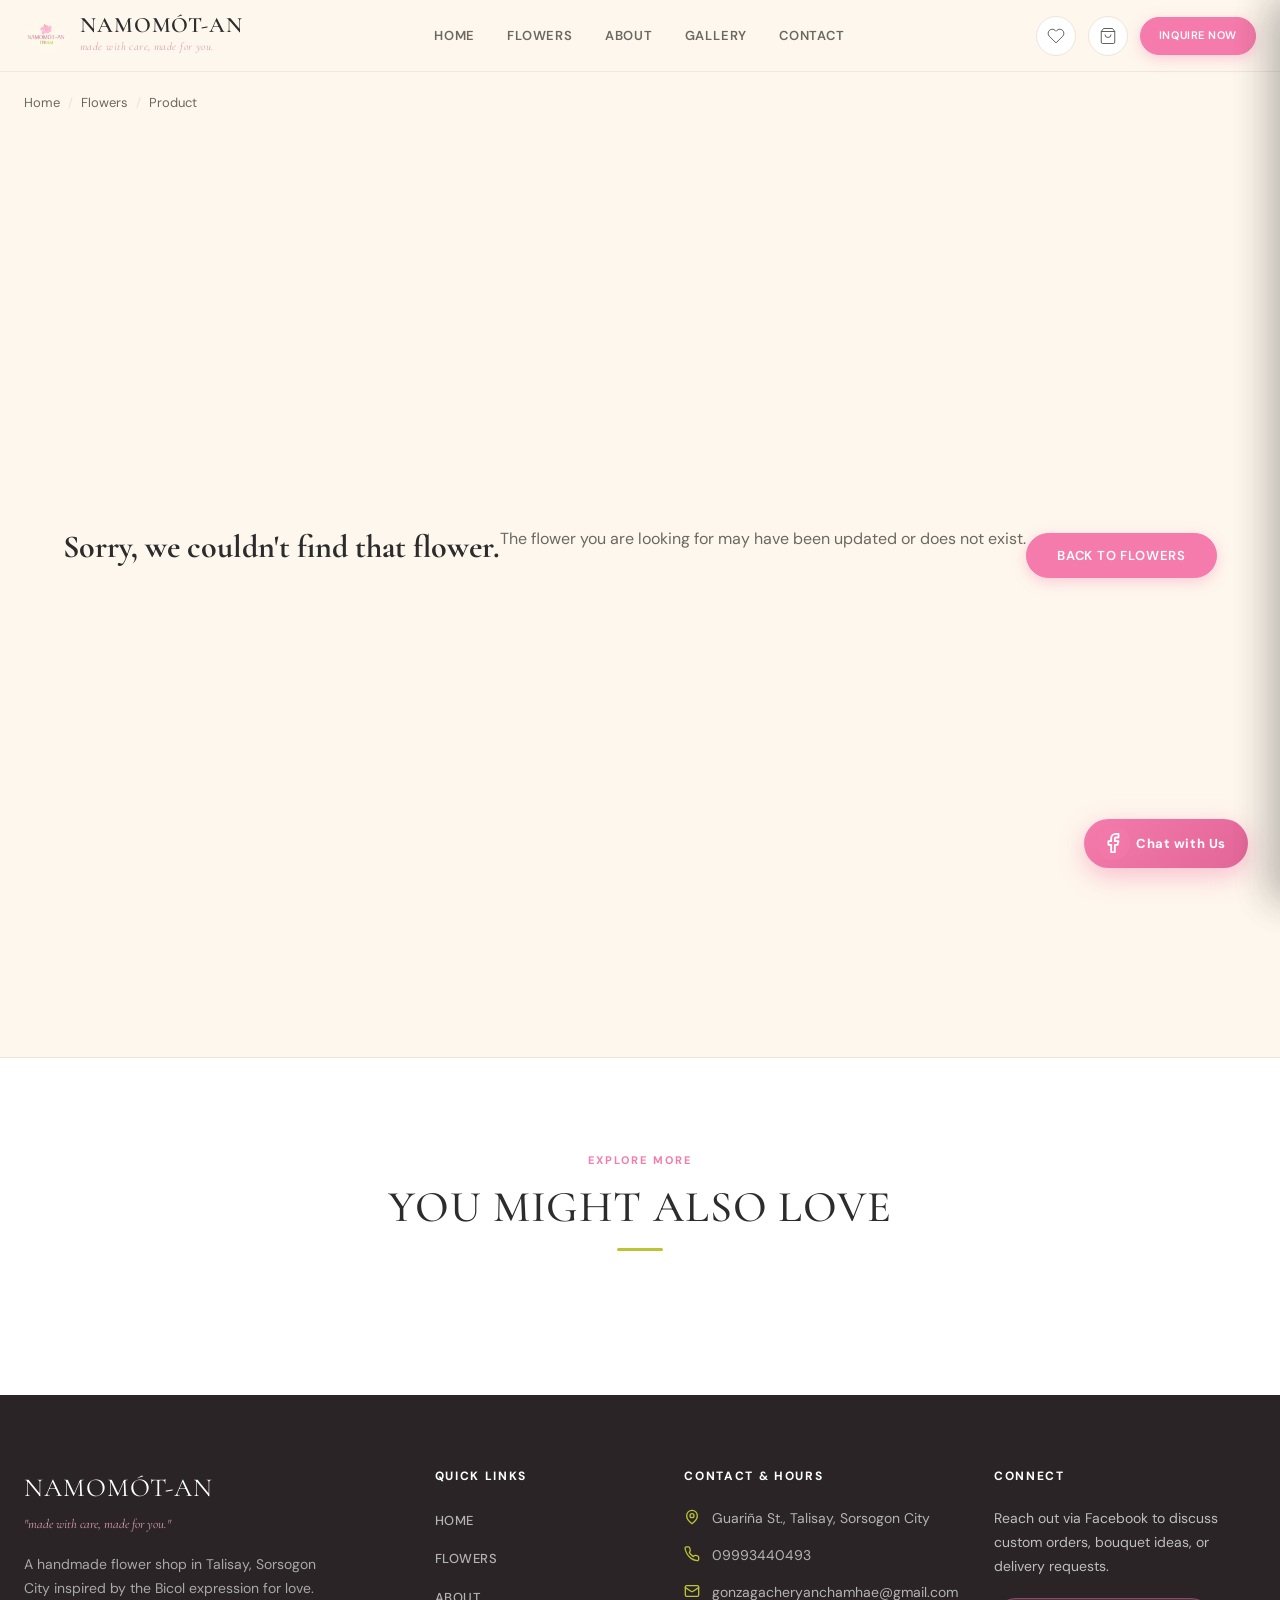
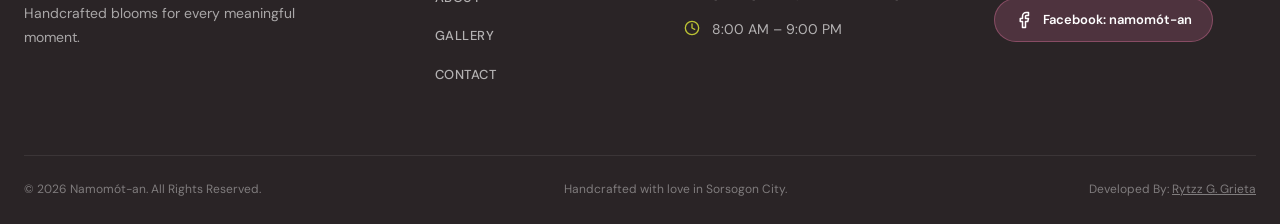
<file: product.html>
<!DOCTYPE html>
<html lang="en">
<head>
  <meta charset="UTF-8">
  <meta name="viewport" content="width=device-width, initial-scale=1.0">
  <link rel="icon" type="image/png" href="images/branding/namomot-an.png">
  <link rel="stylesheet" href="css/style.css">
  <link rel="stylesheet" href="css/responsive.css">
  <title>Product Details | Namom&oacute;t-an Flowers</title>
  <meta name="description" content="View handcrafted flower details from Namom&oacute;t-an in Talisay, Sorsogon City. Made with care, made for you.">
  <meta property="og:title" content="Product Details | Namom&oacute;t-an Flowers">
  <meta property="og:description" content="Handmade flowers created to help you express love and appreciation.">
  <meta property="og:type" content="product">
</head>
<body>
<svg xmlns="http://www.w3.org/2000/svg" style="display:none" aria-hidden="true">
  <symbol id="icon-menu" viewBox="0 0 24 24" fill="none" stroke="currentColor" stroke-width="2" stroke-linecap="round" stroke-linejoin="round"><line x1="3" y1="6" x2="21" y2="6"/><line x1="3" y1="12" x2="21" y2="12"/><line x1="3" y1="18" x2="21" y2="18"/></symbol>
  <symbol id="icon-flower" viewBox="0 0 24 24" fill="none" stroke="currentColor" stroke-width="2" stroke-linecap="round" stroke-linejoin="round"><path d="M12 7.5a4.5 4.5 0 1 1 4.5 4.5M12 7.5A4.5 4.5 0 1 0 7.5 12M12 7.5V9m-4.5 3a4.5 4.5 0 1 0 4.5 4.5M7.5 12H9m7.5 0a4.5 4.5 0 1 1-4.5 4.5M16.5 12H15m-3 4.5V15"/><circle cx="12" cy="12" r="3"/></symbol>
  <symbol id="icon-phone" viewBox="0 0 24 24" fill="none" stroke="currentColor" stroke-width="2" stroke-linecap="round" stroke-linejoin="round"><path d="M22 16.92v3a2 2 0 0 1-2.18 2 19.79 19.79 0 0 1-8.63-3.07A19.5 19.5 0 0 1 4.69 12 19.79 19.79 0 0 1 1.61 3.43a2 2 0 0 1 2-2.18h3a2 2 0 0 1 2 1.72c.127.96.361 1.903.7 2.81a2 2 0 0 1-.45 2.11L8.09 9.91a16 16 0 0 0 6 6l1.27-1.27a2 2 0 0 1 2.11-.45c.907.339 1.85.573 2.81.7A2 2 0 0 1 22 16.92z"/></symbol>
  <symbol id="icon-mail" viewBox="0 0 24 24" fill="none" stroke="currentColor" stroke-width="2" stroke-linecap="round" stroke-linejoin="round"><rect width="20" height="16" x="2" y="4" rx="2"/><path d="m22 7-8.97 5.7a1.94 1.94 0 0 1-2.06 0L2 7"/></symbol>
  <symbol id="icon-map-pin" viewBox="0 0 24 24" fill="none" stroke="currentColor" stroke-width="2" stroke-linecap="round" stroke-linejoin="round"><path d="M20 10c0 6-8 12-8 12s-8-6-8-12a8 8 0 0 1 16 0Z"/><circle cx="12" cy="10" r="3"/></symbol>
  <symbol id="icon-clock" viewBox="0 0 24 24" fill="none" stroke="currentColor" stroke-width="2" stroke-linecap="round" stroke-linejoin="round"><circle cx="12" cy="12" r="10"/><polyline points="12 6 12 12 16 14"/></symbol>
  <symbol id="icon-facebook" viewBox="0 0 24 24" fill="none" stroke="currentColor" stroke-width="2" stroke-linecap="round" stroke-linejoin="round"><path d="M18 2h-3a5 5 0 0 0-5 5v3H7v4h3v8h4v-8h3l1-4h-4V7a1 1 0 0 1 1-1h3z"/></symbol>
</svg>

<header class="site-header" id="site-header">
  <div class="container">
    <a href="index.html" class="site-logo" aria-label="Namom&oacute;t-an Home">
      <img src="images/branding/namomot-an.png" alt="Namom&oacute;t-an Logo" class="site-logo-img" style="height:44px;width:auto;object-fit:contain;">
      <span class="site-logo-text">
        <span class="site-logo-name">NAMOM&Oacute;T-AN</span>
        <span class="site-logo-tagline">made with care, made for you.</span>
      </span>
    </a>
    <nav class="site-nav" aria-label="Main navigation">
      <a href="index.html">HOME</a>
      <a href="products.html">FLOWERS</a>
      <a href="about.html">ABOUT</a>
      <a href="gallery.html">GALLERY</a>
      <a href="contact.html">CONTACT</a>
    </nav>
    <div class="header-actions">
      <button type="button" class="header-action-btn wishlist-open-trigger" aria-label="View Wishlist">
        <svg viewBox="0 0 24 24"><path d="M20.84 4.61a5.5 5.5 0 0 0-7.78 0L12 5.67l-1.06-1.06a5.5 5.5 0 0 0-7.78 7.78l1.06 1.06L12 21.23l7.78-7.78 1.06-1.06a5.5 5.5 0 0 0 0-7.78z"/></svg>
        <span class="action-badge wishlist-count-badge" data-count="0"></span>
      </button>
      <button type="button" class="header-action-btn cart-open-trigger" aria-label="View Bag">
        <svg viewBox="0 0 24 24"><path d="M6 2 3 6v14a2 2 0 0 0 2 2h14a2 2 0 0 0 2-2V6l-3-4Z"/><path d="M3 6h18"/><path d="M16 10a4 4 0 0 1-8 0"/></svg>
        <span class="action-badge cart-count-badge" data-count="0"></span>
      </button>
      <div class="header-cta">
        <a href="contact.html" class="btn btn-primary btn--sm">INQUIRE NOW</a>
      </div>
    </div>
    <button class="mobile-menu-btn" id="mobile-menu-btn" aria-label="Open navigation menu" aria-expanded="false" aria-controls="mobile-nav">
      <svg width="22" height="22" aria-hidden="true"><use href="#icon-menu"/></svg>
    </button>
  </div>
</header>

<nav class="mobile-nav" id="mobile-nav" aria-label="Mobile navigation" aria-hidden="true">
  <ul class="mobile-nav-links">
    <li><a href="index.html">HOME</a></li>
    <li><a href="products.html">FLOWERS</a></li>
    <li><a href="about.html">ABOUT</a></li>
    <li><a href="gallery.html">GALLERY</a></li>
    <li><a href="contact.html">CONTACT</a></li>
  </ul>
  <div class="mobile-nav-cta">
    <a href="contact.html" class="btn btn-primary" style="width:100%;justify-content:center;">INQUIRE NOW</a>
  </div>
</nav>

<main class="page-main" id="main-content">
  <div class="container">
    <nav class="breadcrumbs" aria-label="Breadcrumb">
      <a href="index.html">Home</a>
      <span class="breadcrumb-separator">/</span>
      <a href="products.html">Flowers</a>
      <span class="breadcrumb-separator">/</span>
      <span id="breadcrumb-current" aria-current="page">Product</span>
    </nav>
  </div>

  <section class="section" style="padding-top:0.5rem;" id="product-detail-wrap">
    <div class="container">
      <div class="product-detail-grid">
        <div class="product-detail-gallery">
          <div class="product-detail-main-img">
            <img id="product-main-image" src="" alt="Handmade Flower Details">
          </div>
          <div class="product-thumbnails" id="product-thumbnails"></div>
        </div>

        <div class="product-detail-info">
          <span class="product-card-cat" id="product-category" style="margin-bottom:0.5rem;display:inline-block;"></span>
          <h1 class="product-detail-name" id="product-name"></h1>
          <div class="product-detail-price" id="product-price"></div>
          <p class="product-detail-desc" id="product-description"></p>

          <div class="product-specs-table">
            <h2 class="sr-only">Product Specifications</h2>
            <div id="product-specs-body"></div>
          </div>

          <div class="delivery-checker-box">
            <div class="delivery-checker-header">
              <svg width="18" height="18" aria-hidden="true"><use href="#icon-clock"/></svg>
              <strong>Check Sorsogon Delivery Date &amp; Set Reminder</strong>
            </div>
            <p class="delivery-checker-sub">Planning for a special milestone? Select your target date to check crafting lead-time.</p>
            <div class="delivery-checker-form">
              <input type="date" id="delivery-date-input" class="delivery-date-input" aria-label="Select target delivery date">
              <button type="button" class="btn btn-secondary btn--sm" id="check-delivery-btn">Check Date</button>
            </div>
            <div class="delivery-checker-status" id="delivery-checker-status" style="display:none;" aria-live="polite"></div>
            <div id="calendar-reminder-wrap" style="display:none;margin-top:0.75rem;">
              <button type="button" class="btn btn-secondary btn--sm" id="download-calendar-reminder-btn" style="width:100%;justify-content:center;gap:0.4rem;">
                <svg width="14" height="14" viewBox="0 0 24 24" fill="none" stroke="currentColor" stroke-width="2" stroke-linecap="round" stroke-linejoin="round"><rect width="18" height="18" x="3" y="4" rx="2"/><line x1="16" x2="16" y1="2" y2="6"/><line x1="8" x2="8" y1="2" y2="6"/><line x1="3" x2="21" y1="10" y2="10"/><path d="m9 16 2 2 4-4"/></svg>
                Save Milestone to My Calendar (.ics)
              </button>
            </div>
          </div>

          <div class="quick-addon-section">
            <div class="quick-addon-header">
              <span class="quick-addon-title">
                <svg width="16" height="16" viewBox="0 0 24 24" fill="none" stroke="currentColor" stroke-width="2" stroke-linecap="round" stroke-linejoin="round"><polygon points="12 2 15.09 8.26 22 9.27 17 14.14 18.18 21.02 12 17.77 5.82 21.02 7 14.14 2 9.27 8.91 8.26 12 2"/></svg>
                Curate With Add-Ons (1-Tap)
              </span>
              <span style="font-size:0.6875rem;color:var(--color-muted);font-weight:600;">Handcrafted Extras</span>
            </div>
            <div class="quick-addon-grid" id="product-addon-grid">
              <button type="button" class="addon-chip" data-name="Fairy Warm String Lights" data-price="80">
                <span class="addon-chip-name">✨ Fairy Lights</span>
                <span class="addon-chip-price">+₱80</span>
              </button>
              <button type="button" class="addon-chip" data-name="Printed Polaroid Memory" data-price="50">
                <span class="addon-chip-name">📸 Polaroid Print</span>
                <span class="addon-chip-price">+₱50</span>
              </button>
              <button type="button" class="addon-chip" data-name="Ferrero Rocher Mini Pack" data-price="120">
                <span class="addon-chip-name">🍫 Ferrero Mini</span>
                <span class="addon-chip-price">+₱120</span>
              </button>
              <button type="button" class="addon-chip" data-name="Nordic Glass Vase" data-price="220">
                <span class="addon-chip-name">🏺 Nordic Glass Vase</span>
                <span class="addon-chip-price">+₱220</span>
              </button>
            </div>
          </div>

          <div class="product-detail-actions" style="margin-top:1.5rem;">
            <button type="button" class="btn btn-secondary btn--lg" id="product-add-bag-btn" style="flex:1;justify-content:center;">
              <svg width="18" height="18" viewBox="0 0 24 24" fill="none" stroke="currentColor" stroke-width="2" stroke-linecap="round" stroke-linejoin="round"><path d="M6 2 3 6v14a2 2 0 0 0 2 2h14a2 2 0 0 0 2-2V6l-3-4Z"/><path d="M3 6h18"/><path d="M16 10a4 4 0 0 1-8 0"/></svg>
              ADD TO BAG
            </button>
            <button type="button" class="btn btn-primary btn--lg" id="product-order-modal-trigger" style="flex:1.2;justify-content:center;">
              <svg width="18" height="18" aria-hidden="true"><use href="#icon-facebook"/></svg>
              CUSTOMIZE &amp; INQUIRE
            </button>
          </div>

          <div style="margin-top:1.5rem;padding:1rem 1.25rem;background-color:var(--color-cream);border-radius:var(--radius-md);font-size:0.875rem;color:var(--color-muted);line-height:1.6;">
            <strong>Note:</strong> Each creation is handmade to order in Talisay, Sorsogon City. Color nuances, ribbon patterns, and sizes can be personalized upon inquiry.
          </div>
        </div>
      </div>
    </div>
  </section>

  <section class="section related-section">
    <div class="container">
      <div class="section-head text-center">
        <span class="section-eyebrow">EXPLORE MORE</span>
        <h2 class="section-title">YOU MIGHT ALSO LOVE</h2>
        <div class="title-divider"></div>
      </div>
      <div class="product-grid" id="related-products-grid">
      </div>
    </div>
  </section>
</main>

<footer class="site-footer">
  <div class="container">
    <div class="footer-grid">
      <div class="footer-brand">
        <span class="footer-logo">NAMOM&Oacute;T-AN</span>
        <span class="footer-tagline">"made with care, made for you."</span>
        <p class="footer-desc">A handmade flower shop in Talisay, Sorsogon City inspired by the Bicol expression for love. Handcrafted blooms for every meaningful moment.</p>
      </div>
      <div>
        <h3 class="footer-heading">QUICK LINKS</h3>
        <ul class="footer-links">
          <li><a href="index.html">HOME</a></li>
          <li><a href="products.html">FLOWERS</a></li>
          <li><a href="about.html">ABOUT</a></li>
          <li><a href="gallery.html">GALLERY</a></li>
          <li><a href="contact.html">CONTACT</a></li>
        </ul>
      </div>
      <div>
        <h3 class="footer-heading">CONTACT & HOURS</h3>
        <div class="footer-contact-item">
          <svg width="16" height="16" aria-hidden="true"><use href="#icon-map-pin"/></svg>
          <span>Guari&ntilde;a St., Talisay, Sorsogon City</span>
        </div>
        <div class="footer-contact-item">
          <svg width="16" height="16" aria-hidden="true"><use href="#icon-phone"/></svg>
          <a href="tel:09993440493">09993440493</a>
        </div>
        <div class="footer-contact-item">
          <svg width="16" height="16" aria-hidden="true"><use href="#icon-mail"/></svg>
          <a href="mailto:gonzagacheryanchamhae@gmail.com">gonzagacheryanchamhae@gmail.com</a>
        </div>
        <div class="footer-contact-item">
          <svg width="16" height="16" aria-hidden="true"><use href="#icon-clock"/></svg>
          <span>8:00 AM &ndash; 9:00 PM</span>
        </div>
      </div>
      <div>
        <h3 class="footer-heading">CONNECT</h3>
        <p style="font-size:0.875rem;color:rgba(255,255,255,0.7);line-height:1.7;margin-bottom:1.25rem;">Reach out via Facebook to discuss custom orders, bouquet ideas, or delivery requests.</p>
        <a href="https://www.facebook.com/profile.php?id=61573737929854" target="_blank" rel="noopener noreferrer" class="footer-social-link">
          <svg width="18" height="18" aria-hidden="true"><use href="#icon-facebook"/></svg>
          <span>Facebook: namom&oacute;t-an</span>
        </a>
      </div>
    </div>
    <div class="footer-bottom">
      <p>&copy; 2026 Namom&oacute;t-an. All Rights Reserved.</p>
      <p>Handcrafted with love in Sorsogon City.</p>
      <p>Developed By: <a href="https://rytzz.onrender.com/" target="_blank" rel="noopener noreferrer" style="color:inherit;text-decoration:underline;">Rytzz G. Grieta</a></p>
    </div>
  </div>
</footer>

<a href="https://www.facebook.com/profile.php?id=61573737929854" target="_blank" rel="noopener noreferrer" class="floating-messenger-fab" aria-label="Chat with us on Facebook Messenger">
  <span class="fab-icon-wrap">
    <span class="fab-pulse-ring" aria-hidden="true"></span>
    <svg aria-hidden="true"><use href="#icon-facebook"/></svg>
  </span>
  <span class="fab-text">Chat with Us</span>
</a>

<div class="mobile-sticky-actionbar" id="mobile-sticky-actionbar">
  <div class="sticky-prod-info">
    <div class="sticky-prod-thumb">
      <img id="sticky-prod-img" src="images/products/rose-bouquet.jpg" alt="Selected bouquet">
    </div>
    <div>
      <h4 class="sticky-prod-title" id="sticky-prod-title">Handmade Flowers</h4>
      <div class="sticky-prod-price" id="sticky-prod-price">₱350</div>
    </div>
  </div>
  <div class="sticky-action-btns">
    <button type="button" class="btn btn-secondary btn--sm" id="sticky-add-bag-btn">Bag</button>
    <button type="button" class="btn btn-primary btn--sm" id="sticky-order-btn">Inquire</button>
  </div>
</div>

<div class="cart-backdrop" id="cart-backdrop" aria-hidden="true"></div>
<div class="cart-drawer" id="cart-drawer" role="dialog" aria-modal="true" aria-label="Shopping Bag">
  <div class="cart-header">
    <div class="cart-title-wrap">
      <svg width="20" height="20" viewBox="0 0 24 24" fill="none" stroke="currentColor" stroke-width="2" stroke-linecap="round" stroke-linejoin="round"><path d="M6 2 3 6v14a2 2 0 0 0 2 2h14a2 2 0 0 0 2-2V6l-3-4Z"/><path d="M3 6h18"/><path d="M16 10a4 4 0 0 1-8 0"/></svg>
      <h3 class="cart-title">Your Floral Bag</h3>
    </div>
    <button type="button" class="drawer-close" id="cart-close-btn" aria-label="Close Bag">&times;</button>
  </div>
  <div class="cart-body" id="cart-drawer-body"></div>
  <div class="cart-footer">
    <div class="cart-summary-line">
      <span>Estimated Subtotal</span>
      <strong id="cart-subtotal-val" style="color:var(--color-charcoal);font-size:1rem;">₱0</strong>
    </div>
    <div class="cart-total-line">
      <span>Total (Sorsogon Order)</span>
      <span class="cart-total-val" id="cart-total-val">₱0</span>
    </div>
    <button type="button" class="btn btn-primary cart-checkout-btn" id="cart-checkout-btn">
      <svg width="18" height="18" viewBox="0 0 24 24" fill="currentColor"><path d="M18 2h-3a5 5 0 0 0-5 5v3H7v4h3v8h4v-8h3l1-4h-4V7a1 1 0 0 1 1-1h3z"/></svg>
      CHECKOUT ON MESSENGER
    </button>
    <p class="cart-hint">Order specs &amp; multi-item details will be pre-formatted into your direct chat.</p>
  </div>
</div>

<div class="wishlist-backdrop" id="wishlist-backdrop" aria-hidden="true"></div>
<div class="wishlist-drawer" id="wishlist-drawer" role="dialog" aria-modal="true" aria-label="Saved Wishlist">
  <div class="wishlist-header">
    <div class="wishlist-title-wrap">
      <svg width="20" height="20" viewBox="0 0 24 24" fill="none" stroke="var(--color-primary-pink)" stroke-width="2" stroke-linecap="round" stroke-linejoin="round"><path d="M20.84 4.61a5.5 5.5 0 0 0-7.78 0L12 5.67l-1.06-1.06a5.5 5.5 0 0 0-7.78 7.78l1.06 1.06L12 21.23l7.78-7.78 1.06-1.06a5.5 5.5 0 0 0 0-7.78z"/></svg>
      <h3 class="wishlist-title">Saved Creations</h3>
    </div>
    <button type="button" class="drawer-close" id="wishlist-close-btn" aria-label="Close Wishlist">&times;</button>
  </div>
  <div class="wishlist-body" id="wishlist-drawer-body"></div>
  <div id="wishlist-share-container" style="padding:1rem 1.5rem;border-top:1px solid var(--color-border);background:var(--color-warm-cream);display:none;">
    <div class="wishlist-share-bar">
      <span class="wishlist-share-label">
        <svg width="16" height="16" viewBox="0 0 24 24" fill="none" stroke="currentColor" stroke-width="2" stroke-linecap="round" stroke-linejoin="round"><path d="M4 12v8a2 2 0 0 0 2 2h12a2 2 0 0 0 2-2v-8"/><polyline points="16 6 12 2 8 6"/><line x1="12" y1="2" x2="12" y2="15"/></svg>
        Share Your Favorites / Drop a Hint
      </span>
      <div class="wishlist-share-btns">
        <button type="button" class="btn btn-primary btn--sm" id="copy-wishlist-hint-btn" style="width:100%;justify-content:center;">Copy Shareable Hint Link</button>
      </div>
    </div>
  </div>
</div>

<div class="order-modal-backdrop" id="order-modal-backdrop" aria-hidden="true">
  <div class="order-modal-dialog order-modal-dialog--wide" role="dialog" aria-modal="true" aria-labelledby="order-modal-title">
    <button type="button" class="order-modal-close" id="order-modal-close" aria-label="Close dialog">&times;</button>
    <div class="order-modal-header">
      <span class="section-eyebrow">SMART ORDER BUILDER</span>
      <h3 class="order-modal-title" id="order-modal-title">Direct-to-Messenger Order</h3>
      <p class="order-modal-desc">Personalize delivery details &amp; live dedication card to generate your instant order draft.</p>
    </div>

    <div class="order-modal-body">
      <div class="order-builder-layout">
        <form class="order-builder-form" id="order-builder-form" novalidate onsubmit="return false;">
          <div class="order-builder-field">
            <div class="order-field-header">
              <label for="order-recipient-name" class="order-builder-label">Recipient Full Name <span class="req-tag">Required</span></label>
            </div>
            <input type="text" id="order-recipient-name" class="order-builder-input" placeholder="e.g. Maria Santos" required autocomplete="name">
            <span class="field-error-msg" id="recipient-error-msg">Please enter recipient's full name</span>
          </div>

          <div class="order-builder-field">
            <div class="order-field-header">
              <span class="order-builder-label">Delivery Location / Barangay</span>
            </div>
            <div class="custom-dropdown-wrap custom-dropdown-wrap--field">
              <input type="hidden" id="order-barangay" value="Talisay, Sorsogon City (Workshop Pick-up / Local)">
              <button type="button" class="custom-dropdown-btn" aria-haspopup="listbox" aria-expanded="false">
                <span class="custom-dropdown-val">Talisay, Sorsogon City (Workshop Pick-up / Local)</span>
                <svg width="14" height="14" viewBox="0 0 24 24" fill="none" stroke="currentColor" stroke-width="2.2" stroke-linecap="round" stroke-linejoin="round" aria-hidden="true"><polyline points="6 9 12 15 18 9"/></svg>
              </button>
              <ul class="custom-dropdown-menu" role="listbox">
                <li class="custom-dropdown-item active" role="option" data-value="Talisay, Sorsogon City (Workshop Pick-up / Local)">Talisay, Sorsogon City (Workshop Pick-up / Local)</li>
                <li class="custom-dropdown-item" role="option" data-value="Sorsogon City Proper / Centro">Sorsogon City Proper / Centro</li>
                <li class="custom-dropdown-item" role="option" data-value="Bibincahan, Sorsogon City">Bibincahan</li>
                <li class="custom-dropdown-item" role="option" data-value="Balogo, Sorsogon City">Balogo</li>
                <li class="custom-dropdown-item" role="option" data-value="Pangpang, Sorsogon City">Pangpang</li>
                <li class="custom-dropdown-item" role="option" data-value="Bacon District, Sorsogon">Bacon District</li>
                <li class="custom-dropdown-item" role="option" data-value="Casiguran / Gubat Area">Casiguran / Gubat (Special Route)</li>
                <li class="custom-dropdown-item" role="option" data-value="Other Sorsogon Area">Other Sorsogon Area</li>
              </ul>
            </div>
          </div>

          <div class="order-builder-field">
            <div class="order-field-header">
              <label for="order-target-date" class="order-builder-label">Target Delivery Date</label>
              <span class="lead-time-badge" id="order-lead-badge">Standard Prep: 2 Days</span>
            </div>
            <input type="date" id="order-target-date" class="order-builder-input">
            <span class="field-info-hint" id="order-date-hint">Standard handcrafted lead time is 2 days. Earlier dates are flagged as rush.</span>
          </div>

          <div class="order-builder-field">
            <div class="order-field-header">
              <label for="order-card-message" class="order-builder-label">Handwritten Card Note</label>
              <span class="char-count" id="card-char-count">0 / 250</span>
            </div>
            <textarea id="order-card-message" class="order-builder-input order-builder-textarea" rows="2" maxlength="250" placeholder="Write the heartfelt message you wish to dedicate..."></textarea>
            <div class="card-templates">
              <button type="button" class="card-tmpl-chip" data-text="Namom&oacute;t-an ta ka. Happy Anniversary!">Anniversary</button>
              <button type="button" class="card-tmpl-chip" data-text="Wishing you the happiest birthday filled with joy and blooms!">Birthday</button>
              <button type="button" class="card-tmpl-chip" data-text="So proud of you on this graduation milestone!">Graduation</button>
              <button type="button" class="card-tmpl-chip" data-text="Just because you deserve flowers today and everyday.">Just Because</button>
            </div>
          </div>

          <div class="order-builder-grid-2">
            <div class="order-builder-field">
              <div class="order-field-header">
                <label for="order-sender-name" class="order-builder-label"><span>Sender Name</span> <span class="opt-tag">Optional</span></label>
              </div>
              <input type="text" id="order-sender-name" class="order-builder-input" placeholder="Your full name" autocomplete="name">
            </div>
            <div class="order-builder-field">
              <div class="order-field-header">
                <label for="order-sender-phone" class="order-builder-label"><span>Contact / Phone</span> <span class="opt-tag">Optional</span></label>
              </div>
              <input type="tel" id="order-sender-phone" class="order-builder-input" placeholder="09xxxxxxxxx" autocomplete="tel">
            </div>
          </div>
        </form>

        <div class="order-summary-card">
          <div class="order-summary-row">
            <span class="order-summary-label">Creation</span>
            <strong class="order-summary-value" id="order-modal-item">Handcrafted Bouquet</strong>
          </div>
          <div class="order-summary-row order-summary-row--inline">
            <span class="order-summary-label">Total Price</span>
            <strong id="order-modal-price" class="order-price-highlight">₱350</strong>
          </div>
        </div>
      </div>

      <div class="order-message-preview">
        <div class="preview-header">
          <span class="preview-label">Live Messenger Order Draft</span>
          <span class="preview-status-pill">Auto-synced</span>
        </div>
        <textarea id="order-message-text" rows="4" readonly aria-label="Generated Order Message Draft"></textarea>
      </div>
    </div>

    <div class="order-modal-actions">
      <button type="button" class="btn btn-secondary order-action-btn" id="copy-order-msg-btn">
        <span>COPY ORDER DRAFT</span>
      </button>
      <button type="button" class="btn btn-primary order-action-btn" id="open-messenger-btn">
        <svg width="18" height="18" aria-hidden="true"><use href="#icon-facebook"/></svg>
        <span>CONFIRM ON MESSENGER</span>
      </button>
    </div>
  </div>
</div>

<script src="data/products.js"></script>
<script src="js/main.js"></script>
<script src="js/products.js"></script>
</body>
</html>
</file>
<file: css/style.css>
@import url('https://fonts.googleapis.com/css2?family=Cormorant+Garamond:ital,wght@0,300;0,400;0,500;0,600;1,300;1,400;1,500&family=DM+Sans:ital,wght@0,300;0,400;0,500;0,600;0,700;1,400&display=swap');

:root {
  --color-primary-pink: #F47BAB;
  --color-primary-pink-hover: #E26698;
  --color-lime-green: #BCC334;
  --color-lime-green-dark: #9DA324;
  --color-dusty-pink: #D99FB3;
  --color-dusty-pink-light: #F8EBF0;
  --color-warm-cream: #FEF7ED;
  --color-warm-cream-card: #FFFFFF;
  --color-charcoal: #2C2C2C;
  --color-text: #363636;
  --color-muted: #6B6862;
  --color-border: #EFE4D6;
  --font-heading: 'Cormorant Garamond', Georgia, serif;
  --font-body: 'DM Sans', system-ui, -apple-system, sans-serif;
  --header-height: 72px;
  --container-max: 1280px;
  --radius-sm: 6px;
  --radius-md: 10px;
  --radius-lg: 18px;
  --radius-xl: 26px;
  --radius-full: 9999px;
  --shadow-sm: 0 2px 6px rgba(44,44,44,0.04);
  --shadow-md: 0 6px 24px rgba(244,123,171,0.09);
  --shadow-lg: 0 12px 36px rgba(44,44,44,0.08);
  --transition-fast: 160ms ease;
  --transition-base: 260ms ease;
  --transition-slow: 400ms ease;
}

*,*::before,*::after{box-sizing:border-box;margin:0;padding:0;min-width:0}
html{scroll-behavior:smooth;-webkit-text-size-adjust:100%;overflow-x:hidden}
body{font-family:var(--font-body);font-size:1rem;color:var(--color-text);background-color:var(--color-warm-cream);line-height:1.65;-webkit-font-smoothing:antialiased;overflow-x:hidden;width:100%;min-height:100vh}
img{display:block;max-width:100%;height:auto}
a{color:inherit;text-decoration:none}
ul{list-style:none}
button{cursor:pointer;border:none;background:none;font-family:var(--font-body)}
input,textarea,select{font-family:var(--font-body);max-width:100%}
p,h1,h2,h3,h4,h5,h6,span,blockquote{overflow-wrap:break-word;word-wrap:break-word}

@media(prefers-reduced-motion:reduce){
  *,*::before,*::after{animation-duration:0.01ms!important;transition-duration:0.01ms!important;scroll-behavior:auto!important}
  .fade-in{opacity:1!important;transform:none!important;transition:none!important}
}

a:focus-visible,button:focus-visible{outline:2px solid var(--color-primary-pink);outline-offset:3px;border-radius:2px}
.sr-only{position:absolute;width:1px;height:1px;padding:0;margin:-1px;overflow:hidden;clip:rect(0,0,0,0);white-space:nowrap;border-width:0}

.container{width:100%;max-width:var(--container-max);margin-inline:auto;padding-inline:1.5rem}
.text-center{text-align:center}
.section{padding-block:5.5rem}

.section-head{text-align:center;margin-bottom:3.5rem}
.section-eyebrow{display:inline-block;font-family:var(--font-body);font-size:0.6875rem;font-weight:700;letter-spacing:0.18em;text-transform:uppercase;color:var(--color-primary-pink);margin-bottom:0.75rem}
.section-title{font-family:var(--font-heading);font-size:clamp(2rem,4vw,2.75rem);font-weight:500;color:var(--color-charcoal);line-height:1.15;letter-spacing:0.02em}
.title-divider{width:46px;height:3px;background-color:var(--color-lime-green);margin:1rem auto 1.25rem;border-radius:var(--radius-full)}
.section-desc{font-size:1.0625rem;color:var(--color-muted);max-width:560px;margin-inline:auto;line-height:1.75}

.fade-in{opacity:0;transform:translateY(18px);transition:opacity 0.65s ease,transform 0.65s ease}
.fade-in.visible{opacity:1;transform:translateY(0)}

.btn{display:inline-flex;align-items:center;justify-content:center;gap:0.5rem;font-family:var(--font-body);font-size:0.8125rem;font-weight:600;letter-spacing:0.06em;text-transform:uppercase;padding:0.875rem 1.875rem;border-radius:var(--radius-full);border:1.5px solid transparent;transition:all var(--transition-base);cursor:pointer;white-space:normal;text-align:center;min-height:44px;line-height:1.2;text-decoration:none}
.btn:hover{transform:translateY(-2px)}
.btn:active{transform:translateY(0)}
.btn svg{width:15px;height:15px;flex-shrink:0}
.btn--lg{font-size:0.875rem;padding:1rem 2.25rem;min-height:48px}
.btn--sm{font-size:0.6875rem;padding:0.625rem 1.125rem;letter-spacing:0.05em;min-height:38px}

.btn-primary{background-color:var(--color-primary-pink);color:white;border-color:var(--color-primary-pink);box-shadow:0 4px 14px rgba(244,123,171,0.35)}
.btn-primary:hover{background-color:var(--color-primary-pink-hover);border-color:var(--color-primary-pink-hover);box-shadow:0 6px 20px rgba(244,123,171,0.45);color:white}
.btn-secondary{background-color:transparent;color:var(--color-charcoal);border-color:var(--color-border)}
.btn-secondary:hover{background-color:white;border-color:var(--color-primary-pink);color:var(--color-primary-pink)}

.badge{display:inline-flex;align-items:center;font-family:var(--font-body);font-size:0.6875rem;font-weight:700;letter-spacing:0.08em;text-transform:uppercase;padding:0.3rem 0.75rem;border-radius:var(--radius-full);position:absolute;top:0.75rem;left:0.75rem;z-index:2}
.badge-signature{background-color:var(--color-primary-pink);color:white}
.badge-sample{background-color:rgba(254,247,237,0.92);color:var(--color-muted);border:1px solid var(--color-border);backdrop-filter:blur(4px)}

.site-header{position:fixed;top:0;left:0;right:0;z-index:100;height:var(--header-height);display:flex;align-items:center;background-color:rgba(254,247,237,0.94);backdrop-filter:blur(12px);-webkit-backdrop-filter:blur(12px);border-bottom:1px solid rgba(239,228,214,0.8);transition:all var(--transition-base)}
.site-header.scrolled{background-color:rgba(254,247,237,0.98);border-bottom-color:var(--color-border);box-shadow:var(--shadow-sm)}
.site-header .container{display:flex;align-items:center;justify-content:space-between;gap:1.5rem}

.site-logo{display:flex;align-items:center;gap:0.75rem;text-decoration:none;flex-shrink:0}
.site-logo-img{height:44px;width:auto;object-fit:contain}
.site-logo-text{display:flex;flex-direction:column}
.site-logo-name{font-family:var(--font-heading);font-size:1.375rem;font-weight:600;color:var(--color-charcoal);line-height:1;letter-spacing:0.04em}
.site-logo-tagline{font-family:var(--font-heading);font-style:italic;font-size:0.6875rem;font-weight:400;color:var(--color-dusty-pink);letter-spacing:0.04em;margin-top:2px}

.site-nav{display:flex;align-items:center;gap:0.25rem}
.site-nav a{font-family:var(--font-body);font-size:0.8125rem;font-weight:600;letter-spacing:0.06em;text-transform:uppercase;color:var(--color-muted);padding:0.5rem 0.875rem;border-radius:var(--radius-sm);transition:color var(--transition-fast);position:relative}
.site-nav a::after{content:'';position:absolute;bottom:2px;left:0.875rem;right:0.875rem;height:2px;background-color:var(--color-primary-pink);transform:scaleX(0);transition:transform var(--transition-base);transform-origin:center;border-radius:2px}
.site-nav a:hover{color:var(--color-primary-pink)}
.site-nav a:hover::after,.site-nav a.active::after{transform:scaleX(1)}
.site-nav a.active{color:var(--color-primary-pink);font-weight:700}

.header-cta{flex-shrink:0}

.mobile-menu-btn{display:none;align-items:center;justify-content:center;width:40px;height:40px;border-radius:var(--radius-sm);color:var(--color-charcoal);transition:background-color var(--transition-fast)}
.mobile-menu-btn:hover{background-color:var(--color-dusty-pink-light)}
.mobile-menu-btn svg{width:22px;height:22px}

.mobile-nav{display:none;position:fixed;top:var(--header-height);left:0;right:0;bottom:0;background-color:var(--color-warm-cream);z-index:99;flex-direction:column;padding:2rem 1.5rem;overflow-y:auto;transform:translateX(100%);transition:transform var(--transition-slow)}
.mobile-nav.open{transform:translateX(0)}
.mobile-nav-links{display:flex;flex-direction:column;gap:0;margin-bottom:2.5rem}
.mobile-nav-links a{display:block;font-family:var(--font-heading);font-size:2rem;font-weight:400;color:var(--color-charcoal);padding:0.875rem 0;border-bottom:1px solid var(--color-border);transition:color var(--transition-fast);letter-spacing:0.02em}
.mobile-nav-links a:last-child{border-bottom:none}
.mobile-nav-links a:hover,.mobile-nav-links a.active{color:var(--color-primary-pink)}
.mobile-nav-cta{margin-top:auto}

.page-main{padding-top:var(--header-height)}

.hero-section{position:relative;background:radial-gradient(ellipse at 70% 50%, #FFF5EB 0%, var(--color-warm-cream) 65%, #FDF4E7 100%);border-bottom:1px solid var(--color-border);overflow:hidden}
.hero-botanical-container{width:100%;max-width:var(--container-max);margin-inline:auto;padding-inline:1.5rem;display:grid;grid-template-columns:1fr 1fr;min-height:min(680px, calc(88vh - var(--header-height)));align-items:center;gap:3rem}
.hero-botanical-content{padding-block:3.5rem;display:flex;flex-direction:column;align-items:flex-start;justify-content:center;z-index:2}
.hero-eyebrow{display:inline-block;font-family:var(--font-body);font-size:0.75rem;font-weight:700;letter-spacing:0.18em;text-transform:uppercase;color:var(--color-primary-pink);margin-bottom:1rem}
.hero-title{font-family:var(--font-heading);font-size:clamp(2.75rem,5.2vw,4.5rem);font-weight:400;color:var(--color-charcoal);line-height:1.08;letter-spacing:0.02em;margin-bottom:1.35rem}
.hero-desc{font-size:1.0625rem;color:var(--color-muted);line-height:1.8;margin-bottom:2.25rem;max-width:480px}
.hero-cta-wrap{margin-bottom:2.25rem}
.hero-artisan-label{display:inline-flex;align-items:center;gap:0.5rem;font-size:0.6875rem;font-weight:700;letter-spacing:0.14em;text-transform:uppercase;color:var(--color-muted);opacity:0.85}
.hero-artisan-label svg{color:var(--color-lime-green-dark);flex-shrink:0}

.hero-botanical-visual{position:relative;display:flex;align-items:center;justify-content:center;padding:2rem 1rem;height:100%;min-height:420px}
.hero-botanical-img-wrap{position:relative;width:100%;max-width:540px;display:flex;align-items:center;justify-content:center}
.hero-botanical-img-wrap::after{content:'';position:absolute;inset:-10px;pointer-events:none;background:radial-gradient(circle at center, transparent 65%, var(--color-warm-cream) 100%)}
.hero-botanical-img-wrap img{width:100%;height:auto;max-height:560px;object-fit:contain;display:block;border-radius:var(--radius-xl);filter:drop-shadow(0 14px 28px rgba(44,44,44,0.08));transition:transform var(--transition-slow)}
.hero-botanical-visual:hover .hero-botanical-img-wrap img{transform:scale(1.02)}

.favorites-section{background-color:white}
.product-grid{display:grid;grid-template-columns:repeat(auto-fill,minmax(280px,1fr));gap:2rem}
.favorites-grid{grid-template-columns:repeat(auto-fit,minmax(280px,360px));justify-content:center;max-width:780px;margin-inline:auto}
.product-card{background-color:var(--color-warm-cream);border-radius:var(--radius-xl);overflow:hidden;border:1px solid var(--color-border);transition:transform var(--transition-base),box-shadow var(--transition-base),border-color var(--transition-base);display:flex;flex-direction:column}
.product-card:hover{transform:translateY(-5px);box-shadow:var(--shadow-md);border-color:var(--color-dusty-pink)}
.product-card-img{position:relative;aspect-ratio:4/5;background-color:#F5EDE2}
.product-card-img img{width:100%;height:100%;object-fit:cover;transition:transform var(--transition-slow);display:block}
.product-card:hover .product-card-img img{transform:scale(1.06)}
.product-card-price{position:absolute;bottom:0;left:1rem;transform:translateY(50%);z-index:3;font-family:var(--font-body);font-size:1.125rem;font-weight:700;color:var(--color-primary-pink);letter-spacing:-0.01em;display:inline-flex;align-items:center;line-height:1;background-color:white;border:1.5px solid rgba(244,123,171,0.4);padding:0.45rem 1.15rem;border-radius:var(--radius-full);box-shadow:0 4px 14px rgba(244,123,171,0.22)}
.product-card-body{padding:1.75rem 1.25rem 1.25rem;display:flex;flex-direction:column;flex:1}
.product-card-meta-row{display:flex;align-items:center;justify-content:space-between;gap:0.5rem;margin-bottom:0.5rem;flex-wrap:wrap}
.product-card-cat{font-size:0.6875rem;font-weight:700;letter-spacing:0.14em;text-transform:uppercase;color:var(--color-lime-green-dark)}
.product-card-avail{font-size:0.6875rem;color:var(--color-muted);font-weight:500}
.product-card-title{font-family:var(--font-heading);font-size:1.375rem;font-weight:500;color:var(--color-charcoal);margin-bottom:0.5rem;line-height:1.25}
.product-card-title a{transition:color var(--transition-fast)}
.product-card-title a:hover{color:var(--color-primary-pink)}
.product-card-desc{font-size:0.875rem;color:var(--color-muted);line-height:1.65;margin-bottom:1rem;flex:1}
.product-card-actions{display:flex;gap:0.625rem;padding-top:1rem;border-top:1px solid var(--color-border)}
.product-card-actions .btn{flex:1;min-width:0;padding:0.625rem 0.75rem;font-size:0.6875rem}

.story-section{background:linear-gradient(135deg, #2E2729 0%, #3B3235 100%);color:white;padding-block:6.5rem;position:relative;overflow:hidden}
.story-section::before{content:'';position:absolute;inset:0;background:radial-gradient(ellipse at 80% 20%, rgba(244,123,171,0.15) 0%, transparent 60%);pointer-events:none}
.story-grid{display:grid;grid-template-columns:1.2fr 0.8fr;gap:4rem;align-items:center}
.story-eyebrow{display:inline-block;font-size:0.6875rem;font-weight:700;letter-spacing:0.18em;text-transform:uppercase;color:var(--color-primary-pink);margin-bottom:1rem}
.story-title{font-family:var(--font-heading);font-size:clamp(2.5rem,5vw,4rem);font-weight:500;color:white;line-height:1.1;margin-bottom:1.5rem;letter-spacing:0.04em}
.story-quote{font-family:var(--font-heading);font-style:italic;font-size:clamp(1.5rem,3vw,2.25rem);color:var(--color-dusty-pink-light);border-left:3px solid var(--color-primary-pink);padding-left:1.5rem;margin-bottom:1.5rem;line-height:1.3}
.story-body{font-size:1.0625rem;color:rgba(255,255,255,0.75);line-height:1.8;margin-bottom:1.25rem}
.story-body em{color:var(--color-lime-green);font-style:normal;font-weight:500}
.story-pills{display:flex;flex-wrap:wrap;gap:0.75rem;margin-top:2rem}
.story-pill{display:inline-block;padding:0.4rem 1.125rem;background-color:rgba(244,123,171,0.15);border:1px solid rgba(244,123,171,0.35);color:var(--color-dusty-pink-light);border-radius:var(--radius-full);font-size:0.8125rem;font-weight:600}
.story-visual{display:flex;flex-direction:column;gap:1.5rem}
.story-card{background:rgba(255,255,255,0.06);border:1px solid rgba(255,255,255,0.12);backdrop-filter:blur(8px);border-radius:var(--radius-xl);padding:2rem}
.story-card-icon{width:50px;height:50px;border-radius:var(--radius-full);background:rgba(244,123,171,0.2);color:var(--color-primary-pink);display:flex;align-items:center;justify-content:center;margin-bottom:1rem}
.story-card-title{font-family:var(--font-heading);font-size:1.375rem;color:white;margin-bottom:0.5rem}
.story-card-desc{font-size:0.9375rem;color:rgba(255,255,255,0.7);line-height:1.7}

.craft-process-section{background-color:white;position:relative}
.craft-steps-grid{display:grid;grid-template-columns:repeat(3,1fr);gap:2rem}
.craft-step-card{background-color:var(--color-warm-cream);border:1px solid var(--color-border);border-radius:var(--radius-xl);padding:2rem;position:relative;display:flex;flex-direction:column;transition:transform var(--transition-base),box-shadow var(--transition-base),border-color var(--transition-base)}
.craft-step-card:hover{transform:translateY(-6px);border-color:var(--color-primary-pink);box-shadow:var(--shadow-md)}
.craft-step-num{position:absolute;top:1.25rem;right:1.5rem;font-family:var(--font-heading);font-size:2.5rem;font-weight:700;color:rgba(217,159,179,0.35);line-height:1}
.craft-step-img{width:100%;aspect-ratio:16/10;border-radius:var(--radius-lg);overflow:hidden;background-color:#F5EDE2;margin-bottom:1.5rem}
.craft-step-img img{width:100%;height:100%;object-fit:cover;transition:transform var(--transition-slow)}
.craft-step-card:hover .craft-step-img img{transform:scale(1.06)}
.craft-step-tag{display:inline-block;font-size:0.6875rem;font-weight:700;letter-spacing:0.14em;text-transform:uppercase;color:var(--color-lime-green-dark);margin-bottom:0.5rem}
.craft-step-title{font-family:var(--font-heading);font-size:1.375rem;font-weight:500;color:var(--color-charcoal);margin-bottom:0.5rem}
.craft-step-desc{font-size:0.875rem;color:var(--color-muted);line-height:1.7}

.occasions-section{background-color:var(--color-warm-cream)}
.occasion-grid{display:grid;grid-template-columns:repeat(5,1fr);gap:1.25rem}
.occasion-card{display:flex;flex-direction:column;align-items:center;text-align:center;background-color:white;border-radius:var(--radius-xl);padding:1.25rem 1rem;border:1px solid var(--color-border);transition:all var(--transition-base)}
.occasion-card:hover{transform:translateY(-4px);border-color:var(--color-primary-pink);box-shadow:var(--shadow-md)}
.occasion-card-img{width:100%;aspect-ratio:3/4;border-radius:120px 120px var(--radius-md) var(--radius-md);overflow:hidden;background-color:#F5EDE2;margin-bottom:1rem;position:relative}
.occasion-card-img img{width:100%;height:100%;object-fit:cover;transition:transform var(--transition-slow)}
.occasion-card:hover .occasion-card-img img{transform:scale(1.08)}
.occasion-card-title{font-family:var(--font-heading);font-size:1.125rem;font-weight:500;color:var(--color-charcoal);margin-bottom:0.35rem}
.occasion-card-desc{font-size:0.75rem;color:var(--color-muted);line-height:1.5;margin-bottom:1rem;flex:1}
.occasion-card-btn{font-size:0.6875rem;font-weight:700;letter-spacing:0.06em;color:var(--color-primary-pink);text-transform:uppercase;transition:all var(--transition-fast);display:inline-flex;align-items:center;gap:0.3rem}
.occasion-card:hover .occasion-card-btn{color:var(--color-lime-green-dark);transform:translateX(2px)}

.why-section{background-color:white}
.why-cards-grid{display:grid;grid-template-columns:repeat(4,1fr);gap:1.5rem}
.why-card{background-color:var(--color-warm-cream);border:1px solid var(--color-border);border-radius:var(--radius-xl);padding:2.5rem 1.5rem;text-align:center;transition:all var(--transition-base)}
.why-card:hover{transform:translateY(-4px);border-color:var(--color-lime-green);box-shadow:var(--shadow-md)}
.why-card-icon{width:56px;height:56px;border-radius:var(--radius-full);background-color:var(--color-dusty-pink-light);color:var(--color-primary-pink);display:flex;align-items:center;justify-content:center;margin:0 auto 1.25rem}
.why-card:hover .why-card-icon{background-color:rgba(188,195,52,0.2);color:var(--color-lime-green-dark)}
.why-card-title{font-family:var(--font-heading);font-size:1.125rem;font-weight:600;color:var(--color-charcoal);margin-bottom:0.75rem;letter-spacing:0.04em}
.why-card-desc{font-size:0.875rem;color:var(--color-muted);line-height:1.75}

.mission-vision-section{background-color:var(--color-warm-cream);padding-top:1rem}
.mission-vision-grid{display:grid;grid-template-columns:1fr 1fr;gap:2rem}
.mv-card{background-color:white;border-radius:var(--radius-xl);border:1px solid var(--color-border);padding:3rem;position:relative;overflow:hidden;box-shadow:var(--shadow-sm)}
.mv-card::before{content:'';position:absolute;top:0;left:0;right:0;height:4px;background:linear-gradient(90deg, var(--color-primary-pink), var(--color-lime-green))}
.mv-badge{display:inline-block;font-size:0.6875rem;font-weight:700;letter-spacing:0.18em;text-transform:uppercase;color:var(--color-primary-pink);margin-bottom:1rem}
.mv-title{font-family:var(--font-heading);font-size:1.625rem;color:var(--color-charcoal);margin-bottom:1rem}
.mv-text{font-size:1.0625rem;color:var(--color-muted);line-height:1.8;font-style:italic}

.services-section{background-color:white}
.services-grid{display:grid;grid-template-columns:repeat(3,1fr);gap:1.5rem}
.service-item{background-color:var(--color-warm-cream);border-radius:var(--radius-lg);border:1px solid var(--color-border);padding:2rem;display:flex;flex-direction:column;transition:all var(--transition-base)}
.service-item:hover{transform:translateY(-3px);border-color:var(--color-primary-pink);box-shadow:var(--shadow-md)}
.service-name{font-family:var(--font-heading);font-size:1.25rem;color:var(--color-charcoal);margin-bottom:0.75rem}
.service-desc{font-size:0.875rem;color:var(--color-muted);line-height:1.7;margin-bottom:1.5rem;flex:1}
.service-link{display:inline-flex;align-items:center;gap:0.35rem;font-size:0.75rem;font-weight:700;letter-spacing:0.06em;text-transform:uppercase;color:var(--color-primary-pink);transition:gap var(--transition-fast)}
.service-link:hover{gap:0.6rem;color:var(--color-lime-green-dark)}

.gallery-preview-section{background-color:var(--color-warm-cream)}
.gallery-preview-grid{display:grid;grid-template-columns:repeat(3,1fr);gap:1rem}
.gallery-preview-item{position:relative;border-radius:var(--radius-lg);overflow:hidden;aspect-ratio:4/3;background-color:#F5EDE2}
.gallery-preview-item img{width:100%;height:100%;object-fit:cover;transition:transform var(--transition-slow)}
.gallery-preview-item:hover img{transform:scale(1.06)}

.delivery-section{background-color:white}
.delivery-box{background:linear-gradient(135deg, #FAF3EB 0%, #F5ECE0 100%);border:1px solid var(--color-border);border-radius:var(--radius-xl);padding:3.5rem 2.5rem;text-align:center;box-shadow:var(--shadow-sm)}
.delivery-badge{display:inline-flex;align-items:center;gap:0.5rem;font-size:0.6875rem;font-weight:700;letter-spacing:0.18em;text-transform:uppercase;color:var(--color-lime-green-dark);margin-bottom:1rem}
.delivery-title{font-family:var(--font-heading);font-size:clamp(2rem,3.5vw,2.75rem);color:var(--color-charcoal);margin-bottom:0.5rem}
.delivery-sub{font-size:1rem;color:var(--color-muted);margin-bottom:2.5rem}
.delivery-grid{display:grid;grid-template-columns:repeat(3,1fr);gap:1.5rem;margin-bottom:2.5rem;text-align:center}
.delivery-col{background-color:white;padding:1.75rem 1.25rem;border-radius:var(--radius-lg);border:1px solid var(--color-border)}
.delivery-label{display:block;font-size:0.6875rem;font-weight:700;letter-spacing:0.14em;text-transform:uppercase;color:var(--color-dusty-pink);margin-bottom:0.5rem}
.delivery-val{display:block;font-family:var(--font-heading);font-size:1.375rem;font-weight:600;color:var(--color-charcoal);margin-bottom:0.35rem}
.delivery-hint{font-size:0.75rem;color:var(--color-muted);line-height:1.5}
.delivery-cta{display:flex;flex-direction:column;align-items:center}

.contact-cta-section{background-color:var(--color-warm-cream)}
.contact-cta-box{background:linear-gradient(135deg, white 0%, #FFFDF9 100%);border:1px solid var(--color-border);border-radius:var(--radius-xl);padding:4rem 2rem;box-shadow:var(--shadow-md)}
.contact-cta-buttons{display:flex;flex-wrap:wrap;gap:1rem;justify-content:center;margin-bottom:2rem}
.contact-quick-info{display:flex;flex-wrap:wrap;gap:0.75rem;justify-content:center;align-items:center;font-size:0.875rem;color:var(--color-muted)}

.page-hero{background:linear-gradient(180deg, var(--color-warm-cream) 0%, #FFF9F2 100%);padding:4.5rem 0 3.5rem;border-bottom:1px solid var(--color-border);text-align:center}
.page-hero h1{font-family:var(--font-heading);font-size:clamp(2.25rem,4.5vw,3.25rem);color:var(--color-charcoal);letter-spacing:0.02em}

.catalog-toolbar{max-width:640px;margin:0 auto 1.75rem;display:flex;flex-direction:column;align-items:center;gap:0.75rem}
.catalog-search-wrap{position:relative;width:100%}
.catalog-search-wrap svg{position:absolute;left:1.15rem;top:50%;transform:translateY(-50%);color:var(--color-dusty-pink);pointer-events:none}
.catalog-search-input{width:100%;padding:0.85rem 2.75rem 0.85rem 3rem;background-color:white;border:1.5px solid var(--color-border);border-radius:var(--radius-full);font-size:0.9375rem;color:var(--color-charcoal);box-shadow:0 4px 16px rgba(44,44,44,0.04);transition:border-color var(--transition-fast),box-shadow var(--transition-fast);outline:none}
.catalog-search-input:focus{border-color:var(--color-primary-pink);box-shadow:0 6px 20px rgba(244,123,171,0.18)}
.catalog-search-clear{position:absolute;right:0.85rem;top:50%;transform:translateY(-50%);display:none;align-items:center;justify-content:center;width:28px;height:28px;border-radius:var(--radius-full);background-color:var(--color-dusty-pink-light);color:var(--color-charcoal);font-size:0.75rem;transition:background-color var(--transition-fast)}
.catalog-search-clear:hover{background-color:var(--color-primary-pink);color:white}
.catalog-count-badge{font-size:0.8125rem;color:var(--color-muted);font-weight:500}
.catalog-count-badge strong{color:var(--color-primary-pink);font-weight:700}

.filter-bar{display:flex;flex-wrap:wrap;gap:0.5rem;justify-content:center;margin-bottom:2.5rem}
.filter-btn{padding:0.5rem 1.125rem;border-radius:var(--radius-full);border:1px solid var(--color-border);background-color:white;font-size:0.75rem;font-weight:700;letter-spacing:0.06em;text-transform:uppercase;color:var(--color-muted);transition:all var(--transition-fast);cursor:pointer}
.filter-btn:hover{border-color:var(--color-primary-pink);color:var(--color-primary-pink)}
.filter-btn.active{background-color:var(--color-primary-pink);border-color:var(--color-primary-pink);color:white;box-shadow:0 3px 10px rgba(244,123,171,0.35)}

.breadcrumbs{display:flex;align-items:center;gap:0.5rem;font-size:0.8125rem;color:var(--color-muted);padding-block:1.25rem}
.breadcrumbs a{transition:color var(--transition-fast)}
.breadcrumbs a:hover{color:var(--color-primary-pink)}
.breadcrumb-separator{color:var(--color-border)}

.product-detail-grid{display:grid;grid-template-columns:1fr 1fr;gap:4rem;align-items:start}
.product-detail-gallery{display:flex;flex-direction:column;gap:1rem}
.product-detail-main-img{border-radius:var(--radius-xl);overflow:hidden;aspect-ratio:4/5;background-color:#F5EDE2;border:1px solid var(--color-border)}
.product-detail-main-img img{width:100%;height:100%;object-fit:cover}
.product-thumbnails{display:flex;gap:0.75rem;flex-wrap:wrap}
.thumb-btn{width:72px;height:72px;border-radius:var(--radius-md);overflow:hidden;border:2px solid var(--color-border);cursor:pointer;transition:border-color var(--transition-fast)}
.thumb-btn.active{border-color:var(--color-primary-pink)}
.thumb-btn img{width:100%;height:100%;object-fit:cover}
.product-detail-name{font-family:var(--font-heading);font-size:clamp(2rem,3.5vw,2.75rem);color:var(--color-charcoal);line-height:1.15;margin-bottom:0.75rem}
.product-detail-price{display:inline-flex;align-items:center;font-family:var(--font-body);font-size:1.875rem;font-weight:700;color:var(--color-primary-pink);letter-spacing:-0.01em;background-color:rgba(244,123,171,0.12);border:1px solid rgba(244,123,171,0.3);padding:0.45rem 1.4rem;border-radius:var(--radius-full);margin-bottom:1.5rem;line-height:1}
.product-detail-desc{font-size:1rem;color:var(--color-muted);line-height:1.8;margin-bottom:2rem}
.product-specs-table{background-color:white;border-radius:var(--radius-lg);border:1px solid var(--color-border);overflow:hidden;margin-bottom:2rem}
.spec-row{display:flex;justify-content:space-between;gap:0.75rem;padding:0.875rem 1.25rem;border-bottom:1px solid var(--color-border);font-size:0.875rem;flex-wrap:wrap}
.spec-row:last-child{border-bottom:none}
.spec-row:nth-child(even){background-color:rgba(254,247,237,0.5)}
.spec-label{font-weight:600;color:var(--color-charcoal);flex-shrink:0}
.spec-value{color:var(--color-muted);text-align:right;flex:1;min-width:140px}
.product-detail-actions{display:flex;gap:1rem;flex-wrap:wrap}

.related-section{background-color:white;border-top:1px solid var(--color-border)}

.about-story-layout{display:grid;grid-template-columns:1fr 1fr;gap:4rem;align-items:center}
.about-story-layout.reverse{direction:rtl}
.about-story-layout.reverse>*{direction:ltr}
.about-story-img{border-radius:var(--radius-xl);overflow:hidden;aspect-ratio:4/3;background-color:#F5EDE2;border:1px solid var(--color-border)}
.about-story-img img{width:100%;height:100%;object-fit:cover}
.about-story-txt h2{font-family:var(--font-heading);font-size:clamp(2rem,3.5vw,2.5rem);color:var(--color-charcoal);line-height:1.2;margin-bottom:1.25rem}
.about-story-txt p{font-size:1rem;color:var(--color-muted);line-height:1.85;margin-bottom:1rem}
.about-quote{font-family:var(--font-heading);font-style:italic;font-size:1.25rem;color:var(--color-primary-pink);border-left:3px solid var(--color-lime-green);padding-left:1.5rem;line-height:1.5;margin:1.5rem 0}

.values-grid{display:grid;grid-template-columns:repeat(4,1fr);gap:1.5rem}
.value-card{background-color:white;border-radius:var(--radius-xl);border:1px solid var(--color-border);padding:2.5rem 1.5rem;text-align:center;transition:all var(--transition-base)}
.value-card:hover{transform:translateY(-4px);border-color:var(--color-primary-pink);box-shadow:var(--shadow-md)}
.value-title{font-family:var(--font-heading);font-size:1.25rem;color:var(--color-charcoal);margin-bottom:0.5rem;letter-spacing:0.04em}
.value-desc{font-size:0.875rem;color:var(--color-muted);line-height:1.7}

.founder-wrap{text-align:center;max-width:540px;margin-inline:auto;padding-block:1rem}
.founder-avatar{width:110px;height:110px;border-radius:var(--radius-full);overflow:hidden;margin:0 auto 1.25rem;border:3px solid var(--color-primary-pink);box-shadow:var(--shadow-md)}
.founder-avatar img{width:100%;height:100%;object-fit:cover}
.founder-name{font-family:var(--font-heading);font-size:1.625rem;color:var(--color-charcoal);margin-bottom:0.25rem}
.founder-role{display:inline-block;font-size:0.75rem;font-weight:700;letter-spacing:0.12em;text-transform:uppercase;color:var(--color-lime-green-dark);margin-bottom:1rem}
.founder-bio{font-size:0.9375rem;color:var(--color-muted);line-height:1.8}

.gallery-grid{display:grid;grid-template-columns:repeat(3,1fr);gap:1.25rem}
.gallery-item{position:relative;border-radius:var(--radius-lg);overflow:hidden;aspect-ratio:1;background-color:#F5EDE2;cursor:pointer;border:1px solid var(--color-border)}
.gallery-item img{width:100%;height:100%;object-fit:cover;transition:transform var(--transition-slow)}
.gallery-item:hover img{transform:scale(1.06)}
.gallery-overlay{position:absolute;inset:0;background:linear-gradient(to top, rgba(44,44,44,0.7) 0%, transparent 60%);display:flex;align-items:flex-end;padding:1.25rem;opacity:0;transition:opacity var(--transition-base)}
.gallery-item:hover .gallery-overlay{opacity:1}
.gallery-title{color:white;font-size:0.9375rem;font-weight:500}

.lightbox{position:fixed;inset:0;z-index:200;display:none;align-items:center;justify-content:center;background-color:rgba(44,44,44,0.92);backdrop-filter:blur(6px)}
.lightbox.open{display:flex}
.lightbox-content{max-width:min(90vw,900px);max-height:85vh;display:flex;flex-direction:column;align-items:center}
.lightbox-content img{max-width:100%;max-height:75vh;object-fit:contain;border-radius:var(--radius-md);box-shadow:var(--shadow-lg)}
.lightbox-caption{color:white;margin-top:1rem;font-size:1rem;text-align:center}
.lightbox-close{position:fixed;top:1.5rem;right:1.5rem;color:white;background:rgba(255,255,255,0.15);width:44px;height:44px;border-radius:var(--radius-full);display:flex;align-items:center;justify-content:center;transition:background-color var(--transition-fast)}
.lightbox-close:hover{background:rgba(244,123,171,0.6)}
.lightbox-nav{position:fixed;top:50%;transform:translateY(-50%);color:white;background:rgba(255,255,255,0.15);width:48px;height:48px;border-radius:var(--radius-full);display:flex;align-items:center;justify-content:center;transition:background-color var(--transition-fast)}
.lightbox-nav:hover{background:rgba(244,123,171,0.6)}
.lightbox-prev{left:1.5rem}
.lightbox-next{right:1.5rem}

.contact-layout{display:grid;grid-template-columns:1fr 1.3fr;gap:3.5rem;align-items:start}
.contact-info-panel{background-color:white;border-radius:var(--radius-xl);border:1px solid var(--color-border);padding:2.5rem;box-shadow:var(--shadow-sm)}
.contact-card-item{display:flex;gap:1rem;align-items:flex-start;margin-bottom:1.5rem}
.contact-icon{width:42px;height:42px;border-radius:var(--radius-md);background-color:var(--color-dusty-pink-light);color:var(--color-primary-pink);display:flex;align-items:center;justify-content:center;flex-shrink:0}
.contact-label{display:block;font-size:0.6875rem;font-weight:700;letter-spacing:0.12em;text-transform:uppercase;color:var(--color-dusty-pink);margin-bottom:0.25rem}
.contact-val{font-size:0.9375rem;color:var(--color-charcoal);line-height:1.5;transition:color var(--transition-fast)}
a.contact-val:hover{color:var(--color-primary-pink)}

.contact-form-panel{background-color:white;border-radius:var(--radius-xl);border:1px solid var(--color-border);padding:2.5rem;box-shadow:var(--shadow-sm)}
.form-row{display:grid;grid-template-columns:1fr 1fr;gap:1.25rem}
.form-group{margin-bottom:1.25rem}
.form-group label{display:block;font-size:0.875rem;font-weight:600;color:var(--color-charcoal);margin-bottom:0.5rem}
.form-control{width:100%;padding:0.8125rem 1rem;border:1.5px solid var(--color-border);border-radius:var(--radius-md);font-size:0.9375rem;color:var(--color-charcoal);background-color:var(--color-warm-cream);transition:all var(--transition-fast);outline:none}
.form-control:focus{border-color:var(--color-primary-pink);background-color:white;box-shadow:0 0 0 3px rgba(244,123,171,0.15)}
.form-control.error{border-color:#D94E68;background-color:#FFF5F5}
.field-error{display:block;font-size:0.75rem;color:#D94E68;margin-top:0.35rem;font-weight:500}
.form-success{display:none;text-align:center;padding:2.5rem 1.5rem}
.form-success-icon{width:60px;height:60px;border-radius:var(--radius-full);background-color:rgba(188,195,52,0.2);color:var(--color-lime-green-dark);display:flex;align-items:center;justify-content:center;margin:0 auto 1.25rem}

.error-page{min-height:calc(100vh - var(--header-height));display:flex;align-items:center;justify-content:center;text-align:center;padding:4rem 1.5rem}
.error-page-inner{max-width:480px}
.error-icon{width:76px;height:76px;border-radius:var(--radius-full);background-color:var(--color-dusty-pink-light);color:var(--color-primary-pink);display:flex;align-items:center;justify-content:center;margin:0 auto 1.75rem}
.error-page h1{font-family:var(--font-heading);font-size:2.25rem;color:var(--color-charcoal);margin-bottom:0.75rem}
.error-page p{font-size:1rem;color:var(--color-muted);margin-bottom:2rem}
.error-actions{display:flex;gap:1rem;justify-content:center;flex-wrap:wrap}

.site-footer{background-color:#2A2426;color:rgba(255,255,255,0.7);padding-top:4.5rem}
.footer-grid{display:grid;grid-template-columns:1.8fr 1fr 1.3fr 1.3fr;gap:3rem;padding-bottom:3.5rem;border-bottom:1px solid rgba(255,255,255,0.08)}
.footer-logo{font-family:var(--font-heading);font-size:1.625rem;color:white;display:block;margin-bottom:0.25rem;letter-spacing:0.04em}
.footer-tagline{font-family:var(--font-heading);font-style:italic;font-size:0.8125rem;color:var(--color-dusty-pink);display:block;margin-bottom:1rem}
.footer-desc{font-size:0.875rem;line-height:1.75;color:rgba(255,255,255,0.6);max-width:320px}
.footer-heading{font-size:0.75rem;font-weight:700;letter-spacing:0.14em;text-transform:uppercase;color:white;margin-bottom:1.25rem}
.footer-links li{margin-bottom:0.75rem}
.footer-links a{font-size:0.8125rem;font-weight:500;letter-spacing:0.04em;color:rgba(255,255,255,0.65);transition:color var(--transition-fast)}
.footer-links a:hover{color:var(--color-primary-pink)}
.footer-contact-item{display:flex;align-items:flex-start;gap:0.75rem;font-size:0.875rem;color:rgba(255,255,255,0.65);margin-bottom:0.875rem}
.footer-contact-item svg{color:var(--color-lime-green);margin-top:2px;flex-shrink:0}
.footer-contact-item a{transition:color var(--transition-fast)}
.footer-contact-item a:hover{color:var(--color-primary-pink)}
.footer-social-link{display:inline-flex;align-items:center;gap:0.625rem;padding:0.625rem 1.25rem;border-radius:var(--radius-full);background:rgba(244,123,171,0.18);border:1px solid rgba(244,123,171,0.35);color:white;font-size:0.8125rem;font-weight:600;transition:all var(--transition-fast)}
.footer-social-link:hover{background:var(--color-primary-pink);color:white}
.footer-bottom{display:flex;justify-content:space-between;align-items:center;gap:1rem;padding-block:1.5rem;font-size:0.75rem;color:rgba(255,255,255,0.4);flex-wrap:wrap}

.floating-messenger-fab{position:fixed;bottom:2rem;right:2rem;z-index:90;display:inline-flex;align-items:center;gap:0.75rem;background:linear-gradient(135deg, var(--color-primary-pink) 0%, #E26698 100%);color:white;padding:0.85rem 1.4rem 0.85rem 1.15rem;border-radius:var(--radius-full);box-shadow:0 8px 26px rgba(244,123,171,0.45);transition:transform var(--transition-base),box-shadow var(--transition-base);text-decoration:none}
.floating-messenger-fab:hover{transform:translateY(-4px) scale(1.03);box-shadow:0 12px 32px rgba(244,123,171,0.55);color:white}
.fab-icon-wrap{position:relative;display:flex;align-items:center;justify-content:center}
.fab-pulse-ring{position:absolute;inset:-6px;border-radius:var(--radius-full);background-color:rgba(244,123,171,0.6);animation:fabPulse 2.4s cubic-bezier(0.4, 0, 0.6, 1) infinite;pointer-events:none;z-index:0}
.fab-icon-wrap svg{position:relative;z-index:1;width:22px;height:22px;fill:currentColor}
.fab-text{font-size:0.8125rem;font-weight:700;letter-spacing:0.04em;white-space:nowrap}

@keyframes fabPulse{
  0%{transform:scale(0.85);opacity:0.8}
  50%{transform:scale(1.5);opacity:0}
  100%{transform:scale(0.85);opacity:0}
}

.order-modal-backdrop{position:fixed;inset:0;background-color:rgba(44,44,44,0.65);backdrop-filter:blur(8px);-webkit-backdrop-filter:blur(8px);z-index:200;display:none;align-items:center;justify-content:center;padding:1.5rem}
.order-modal-backdrop.open{display:flex}
.order-modal-dialog{position:relative;background:white;border-radius:var(--radius-xl);border:1px solid var(--color-border);box-shadow:0 24px 50px rgba(44,44,44,0.22);max-width:480px;width:100%;padding:2rem;text-align:center}
.order-modal-header{text-align:center;margin-bottom:0.85rem;flex-shrink:0}
.order-modal-close{position:absolute;top:1rem;right:1rem;width:32px;height:32px;border-radius:var(--radius-full);background-color:var(--color-warm-cream);color:var(--color-charcoal);display:flex;align-items:center;justify-content:center;font-size:1.25rem;transition:background-color var(--transition-fast);z-index:2}
.order-modal-close:hover{background-color:var(--color-dusty-pink-light);color:var(--color-primary-pink)}
.order-modal-title{font-family:var(--font-heading);font-size:1.625rem;color:var(--color-charcoal);margin-bottom:0.25rem;line-height:1.2}
.order-modal-desc{font-size:0.8125rem;color:var(--color-muted);line-height:1.45;margin-bottom:0}
.order-modal-body{overflow-y:auto;flex:1;min-height:0;padding-right:0.35rem;margin-bottom:0.75rem;scrollbar-width:thin;scrollbar-color:var(--color-dusty-pink) transparent}
.order-modal-body::-webkit-scrollbar{width:5px}
.order-modal-body::-webkit-scrollbar-thumb{background-color:var(--color-dusty-pink);border-radius:6px}
.order-summary-card{background:linear-gradient(145deg, #FFFDF9 0%, #FAF3EA 100%);border:1.5px solid var(--color-border);border-radius:var(--radius-lg);padding:0.85rem 1rem;display:flex;flex-direction:column;gap:0.55rem;box-shadow:0 4px 14px rgba(44,44,44,0.04);position:relative;overflow:hidden}
.order-summary-card::before{content:"";position:absolute;top:0;left:0;right:0;height:3px;background:linear-gradient(90deg, var(--color-primary-pink), var(--color-dusty-pink))}
.order-summary-row{display:flex;flex-direction:column;gap:0.25rem;font-size:0.8125rem}
.order-summary-row--inline{flex-direction:row;justify-content:space-between;align-items:center;border-top:1px dashed rgba(226,213,203,0.8);padding-top:0.5rem;margin-top:0.15rem}
.order-summary-label{color:var(--color-muted);font-size:0.6875rem;font-weight:700;letter-spacing:0.08em;text-transform:uppercase}
.order-summary-value{color:var(--color-charcoal);font-size:0.875rem;font-weight:600;line-height:1.4;word-break:break-word;display:flex;flex-direction:column;gap:0.35rem;max-height:120px;overflow-y:auto;padding-right:0.25rem}
.order-summary-value::-webkit-scrollbar{width:4px}
.order-summary-value::-webkit-scrollbar-thumb{background-color:var(--color-dusty-pink);border-radius:4px}
.order-summary-item-row{display:flex;align-items:center;justify-content:space-between;gap:0.5rem;padding:0.35rem 0.55rem;background:white;border:1px solid var(--color-border);border-radius:var(--radius-sm);box-shadow:0 1px 4px rgba(44,44,44,0.02)}
.order-summary-item-title{font-weight:600;font-size:0.78125rem;color:var(--color-charcoal);line-height:1.25}
.order-summary-item-qty{font-size:0.6875rem;font-weight:700;color:var(--color-primary-pink);background:var(--color-dusty-pink-light);padding:0.12rem 0.4rem;border-radius:var(--radius-full);white-space:nowrap}
.order-summary-item-addons{display:block;font-size:0.65625rem;font-weight:400;color:var(--color-muted);margin-top:0.1rem}
.order-message-preview{background:linear-gradient(180deg, #FAF4ED 0%, #FFFFFF 100%);border:1.5px solid var(--color-border);border-radius:var(--radius-lg);padding:0.65rem 0.85rem;margin-top:0.65rem;text-align:left}
.preview-header{display:flex;align-items:center;justify-content:space-between;margin-bottom:0.35rem}
.preview-label{font-size:0.65625rem;font-weight:700;letter-spacing:0.1em;text-transform:uppercase;color:var(--color-muted)}
.preview-status-pill{font-size:0.65625rem;font-weight:700;color:var(--color-primary-pink);background:rgba(244,123,171,0.12);padding:0.12rem 0.45rem;border-radius:var(--radius-full);display:inline-flex;align-items:center;gap:0.3rem}
.preview-status-pill::before{content:"";width:5px;height:5px;border-radius:50%;background-color:var(--color-primary-pink)}
.order-message-preview textarea{width:100%;padding:0.55rem 0.75rem;border:1px solid rgba(226,213,203,0.8);border-radius:var(--radius-md);background-color:white;font-size:0.78125rem;color:var(--color-charcoal);line-height:1.5;resize:none;outline:none;font-family:inherit;min-height:70px;max-height:90px}
.order-message-preview textarea:focus{border-color:var(--color-primary-pink)}

.order-modal-actions{display:grid;grid-template-columns:1fr 1fr;gap:0.75rem;align-items:stretch;margin-top:auto;padding-top:0.65rem;flex-shrink:0;border-top:1px solid rgba(226,213,203,0.5)}
.order-action-btn{height:44px;padding:0 1.15rem;display:inline-flex;align-items:center;justify-content:center;gap:0.45rem;font-size:0.78125rem;font-weight:700;letter-spacing:0.06em;border-radius:var(--radius-full);width:100%;box-shadow:0 3px 12px rgba(44,44,44,0.06)}

.customizer-section{background-color:white}
.customizer-card{background-color:var(--color-warm-cream);border:1px solid var(--color-border);border-radius:var(--radius-xl);padding:2.5rem;display:grid;grid-template-columns:1.5fr 1fr;gap:2.5rem;align-items:start}
.customizer-steps{display:flex;flex-direction:column;gap:1.75rem}
.customizer-step-title{display:block;font-size:0.75rem;font-weight:700;letter-spacing:0.14em;text-transform:uppercase;color:var(--color-charcoal);margin-bottom:0.75rem}
.customizer-options{display:flex;flex-wrap:wrap;gap:0.5rem}
.customizer-opt{padding:0.55rem 1rem;background-color:white;border:1.5px solid var(--color-border);border-radius:var(--radius-full);font-size:0.8125rem;font-weight:600;color:var(--color-muted);transition:all var(--transition-fast);cursor:pointer}
.customizer-opt:hover{border-color:var(--color-primary-pink);color:var(--color-primary-pink)}
.customizer-opt.active{background-color:var(--color-primary-pink);border-color:var(--color-primary-pink);color:white;box-shadow:0 4px 12px rgba(244,123,171,0.35)}
.customizer-summary-box{background-color:white;border:1px solid var(--color-border);border-radius:var(--radius-lg);padding:2rem;display:flex;flex-direction:column;box-shadow:0 8px 24px rgba(44,44,44,0.06)}
.customizer-summary-header{display:flex;justify-content:space-between;align-items:baseline;padding-bottom:1.25rem;border-bottom:1px solid var(--color-border);margin-bottom:1.25rem}
.customizer-summary-label{font-size:0.6875rem;font-weight:700;letter-spacing:0.14em;text-transform:uppercase;color:var(--color-muted)}
.customizer-total-price{font-family:var(--font-heading);font-size:2.25rem;font-weight:600;color:var(--color-primary-pink);line-height:1}
.customizer-spec-list{display:flex;flex-direction:column;gap:0.75rem;margin-bottom:1.75rem;font-size:0.875rem}
.customizer-spec-item{display:flex;justify-content:space-between;align-items:center;color:var(--color-muted)}
.customizer-spec-item strong{color:var(--color-charcoal)}

.flower-matcher-panel{background-color:white;border:1px solid var(--color-border);border-radius:var(--radius-xl);padding:2rem;margin-bottom:2rem;box-shadow:0 6px 20px rgba(44,44,44,0.04)}
.matcher-header{text-align:center;margin-bottom:1.5rem}
.matcher-badge{display:inline-block;font-size:0.6875rem;font-weight:700;letter-spacing:0.14em;text-transform:uppercase;color:var(--color-lime-green-dark);margin-bottom:0.5rem}
.matcher-title{font-family:var(--font-heading);font-size:1.75rem;color:var(--color-charcoal);line-height:1.2;margin-bottom:0.35rem}
.matcher-desc{font-size:0.875rem;color:var(--color-muted)}
.matcher-controls{display:flex;flex-wrap:wrap;gap:1rem;align-items:flex-end;justify-content:center}
.custom-dropdown-wrap{position:relative;display:flex;flex-direction:column;gap:0.35rem;flex:1;min-width:220px}
.matcher-label{font-size:0.75rem;font-weight:700;letter-spacing:0.06em;text-transform:uppercase;color:var(--color-charcoal)}
.custom-dropdown-btn{width:100%;padding:0.75rem 1.15rem;background-color:white;border:1.5px solid var(--color-border);border-radius:var(--radius-full);font-size:0.875rem;font-weight:600;color:var(--color-charcoal);display:flex;align-items:center;justify-content:space-between;gap:0.75rem;box-shadow:0 3px 10px rgba(44,44,44,0.03);transition:all var(--transition-fast);cursor:pointer;outline:none}
.custom-dropdown-btn:hover{border-color:var(--color-primary-pink);color:var(--color-primary-pink)}
.custom-dropdown-wrap.open .custom-dropdown-btn{border-color:var(--color-primary-pink);box-shadow:0 0 0 3px rgba(244,123,171,0.15)}
.custom-dropdown-btn svg{color:var(--color-dusty-pink);transition:transform var(--transition-fast);flex-shrink:0}
.custom-dropdown-wrap.open .custom-dropdown-btn svg{transform:rotate(180deg);color:var(--color-primary-pink)}
.custom-dropdown-val{overflow:hidden;text-overflow:ellipsis;white-space:nowrap}
.custom-dropdown-menu{position:absolute;top:calc(100% + 6px);left:0;right:0;background-color:white;border:1.5px solid var(--color-border);border-radius:var(--radius-lg);box-shadow:0 14px 35px rgba(44,44,44,0.14);padding:0.4rem;z-index:999;display:none;flex-direction:column;gap:0.2rem;max-height:260px;overflow-y:auto}
.custom-dropdown-wrap.open .custom-dropdown-menu{display:flex}
.custom-dropdown-item{padding:0.65rem 1rem;border-radius:var(--radius-md);font-size:0.84375rem;color:var(--color-charcoal);cursor:pointer;transition:all var(--transition-fast);font-weight:500}
.custom-dropdown-item:hover{background-color:var(--color-dusty-pink-light);color:var(--color-primary-pink)}
.custom-dropdown-item.active{background-color:rgba(244,123,171,0.15);color:var(--color-primary-pink);font-weight:700}
.custom-dropdown-wrap--field{width:100%;min-width:0;max-width:100%}
.custom-dropdown-wrap--field .custom-dropdown-btn{background-color:var(--color-warm-cream);border:1.5px solid var(--color-border);border-radius:var(--radius-md);padding:0.65rem 0.85rem;font-size:0.84375rem;font-weight:500;box-shadow:none}
.custom-dropdown-wrap--field .custom-dropdown-btn:hover{border-color:var(--color-primary-pink)}
.custom-dropdown-wrap--field.open .custom-dropdown-btn{border-color:var(--color-primary-pink);background-color:white;box-shadow:0 0 0 3px rgba(244,123,171,0.12)}
.custom-dropdown-wrap--field .custom-dropdown-menu{border-radius:var(--radius-md);border:1.5px solid var(--color-border);box-shadow:0 12px 28px rgba(44,44,44,0.12)}
.custom-dropdown-wrap--field .custom-dropdown-item{padding:0.6rem 0.85rem;font-size:0.8125rem}

.delivery-checker-box{background-color:white;border:1.5px solid var(--color-border);border-radius:var(--radius-lg);padding:1.35rem;margin-bottom:1.5rem}
.delivery-checker-header{display:flex;align-items:center;gap:0.5rem;font-size:0.9375rem;color:var(--color-charcoal);margin-bottom:0.35rem}
.delivery-checker-header svg{color:var(--color-lime-green-dark)}
.delivery-checker-sub{font-size:0.8125rem;color:var(--color-muted);line-height:1.5;margin-bottom:0.85rem}
.delivery-checker-form{display:flex;gap:0.5rem}
.delivery-date-input{padding:0.5rem 0.75rem;border:1px solid var(--color-border);border-radius:var(--radius-md);background-color:var(--color-warm-cream);font-size:0.8125rem;color:var(--color-charcoal);outline:none;flex:1}
.delivery-date-input:focus{border-color:var(--color-primary-pink);background-color:white}
.delivery-checker-status{margin-top:0.85rem;padding:0.65rem 1rem;border-radius:var(--radius-md);font-size:0.8125rem;line-height:1.5}
.delivery-checker-status.available{background-color:rgba(188,195,52,0.18);border:1px solid rgba(188,195,52,0.4);color:var(--color-charcoal)}
.delivery-checker-status.rush{background-color:rgba(244,123,171,0.18);border:1px solid rgba(244,123,171,0.4);color:var(--color-charcoal)}
.delivery-checker-status.past{background-color:#FFF5F5;border:1px solid #FFD0D0;color:#C53030}

.header-actions{display:flex;align-items:center;gap:0.75rem}
.header-action-btn{position:relative;width:40px;height:40px;border-radius:var(--radius-full);background-color:white;border:1.5px solid var(--color-border);display:inline-flex;align-items:center;justify-content:center;color:var(--color-charcoal);transition:all var(--transition-fast);cursor:pointer;outline:none}
.header-action-btn:hover{border-color:var(--color-primary-pink);color:var(--color-primary-pink);box-shadow:0 3px 10px rgba(244,123,171,0.2)}
.header-action-btn svg{width:18px;height:18px;stroke:currentColor;fill:none}
.action-badge{position:absolute;top:-4px;right:-4px;background-color:var(--color-primary-pink);color:white;font-size:0.6875rem;font-weight:700;width:19px;height:19px;border-radius:var(--radius-full);display:flex;align-items:center;justify-content:center;border:2px solid white;line-height:1;transition:transform var(--transition-fast)}
.action-badge:empty,.action-badge[data-count='0']{display:none}

.toast-msg{position:fixed;bottom:2rem;left:50%;transform:translateX(-50%) translateY(100px);background:rgba(44,44,44,0.92);backdrop-filter:blur(8px);color:white;padding:0.75rem 1.5rem;border-radius:var(--radius-full);font-size:0.875rem;font-weight:600;display:flex;align-items:center;gap:0.6rem;box-shadow:0 8px 24px rgba(44,44,44,0.25);z-index:9999;opacity:0;transition:all var(--transition-base);pointer-events:none}
.toast-msg.show{transform:translateX(-50%) translateY(0);opacity:1}

.cart-backdrop,.wishlist-backdrop{position:fixed;inset:0;background:rgba(44,44,44,0.55);backdrop-filter:blur(6px);-webkit-backdrop-filter:blur(6px);z-index:250;display:none;opacity:0;transition:opacity var(--transition-base)}
.cart-backdrop.open,.wishlist-backdrop.open{display:block;opacity:1}
.cart-drawer,.wishlist-drawer{position:fixed;top:0;right:0;bottom:0;width:min(440px, 100vw);background:white;z-index:260;box-shadow:-10px 0 35px rgba(44,44,44,0.18);transform:translateX(100%);transition:transform var(--transition-slow);display:flex;flex-direction:column}
.cart-drawer.open,.wishlist-drawer.open{transform:translateX(0)}
.cart-header,.wishlist-header{padding:1.35rem 1.5rem;border-bottom:1px solid var(--color-border);display:flex;align-items:center;justify-content:space-between;background-color:var(--color-warm-cream)}
.cart-title-wrap,.wishlist-title-wrap{display:flex;align-items:center;gap:0.6rem}
.cart-title,.wishlist-title{font-family:var(--font-heading);font-size:1.5rem;color:var(--color-charcoal);line-height:1}
.drawer-close{width:34px;height:34px;border-radius:var(--radius-full);background:white;border:1px solid var(--color-border);display:flex;align-items:center;justify-content:center;color:var(--color-charcoal);cursor:pointer;transition:all var(--transition-fast)}
.drawer-close:hover{background-color:var(--color-dusty-pink-light);color:var(--color-primary-pink);border-color:var(--color-primary-pink)}
.cart-body,.wishlist-body{flex:1;overflow-y:auto;padding:1.5rem;display:flex;flex-direction:column;gap:1rem}
.cart-empty,.wishlist-empty{text-align:center;padding:3rem 1rem;margin:auto}
.cart-empty-icon,.wishlist-empty-icon{width:64px;height:64px;border-radius:var(--radius-full);background:var(--color-warm-cream);color:var(--color-dusty-pink);display:flex;align-items:center;justify-content:center;margin:0 auto 1.25rem}
.cart-empty-title,.wishlist-empty-title{font-family:var(--font-heading);font-size:1.375rem;color:var(--color-charcoal);margin-bottom:0.4rem}
.cart-empty-desc,.wishlist-empty-desc{font-size:0.875rem;color:var(--color-muted);line-height:1.6;margin-bottom:1.5rem}
.cart-item-row,.wishlist-item-row{display:grid;grid-template-columns:68px 1fr auto;gap:1rem;align-items:center;padding:1rem;border-radius:var(--radius-lg);border:1px solid var(--color-border);background:var(--color-warm-cream);transition:border-color var(--transition-fast)}
.cart-item-row:hover,.wishlist-item-row:hover{border-color:var(--color-primary-pink)}
.cart-item-thumb,.wishlist-item-thumb{width:68px;height:68px;border-radius:var(--radius-md);overflow:hidden;border:1px solid var(--color-border);background:white;flex-shrink:0}
.cart-item-thumb img,.wishlist-item-thumb img{width:100%;height:100%;object-fit:cover}
.cart-item-info,.wishlist-item-info{display:flex;flex-direction:column;gap:0.25rem;min-width:0}
.cart-item-title,.wishlist-item-title{font-family:var(--font-heading);font-size:1.0625rem;color:var(--color-charcoal);white-space:nowrap;overflow:hidden;text-overflow:ellipsis}
.cart-item-meta,.wishlist-item-meta{font-size:0.75rem;color:var(--color-muted);line-height:1.4}
.cart-item-price,.wishlist-item-price{font-size:0.875rem;font-weight:700;color:var(--color-primary-pink)}
.cart-item-controls{display:flex;align-items:center;gap:0.4rem;margin-top:0.4rem}
.qty-btn{width:24px;height:24px;border-radius:var(--radius-full);background:white;border:1px solid var(--color-border);display:flex;align-items:center;justify-content:center;font-size:0.75rem;font-weight:700;color:var(--color-charcoal);cursor:pointer;transition:all var(--transition-fast)}
.qty-btn:hover{border-color:var(--color-primary-pink);color:var(--color-primary-pink)}
.qty-num{font-size:0.8125rem;font-weight:600;min-width:18px;text-align:center}
.cart-item-remove,.wishlist-item-remove{color:var(--color-muted);cursor:pointer;padding:0.4rem;transition:color var(--transition-fast)}
.cart-item-remove:hover,.wishlist-item-remove:hover{color:#D94E68}
.cart-footer{padding:1.25rem 1.5rem;border-top:1px solid var(--color-border);background:var(--color-warm-cream);display:flex;flex-direction:column;gap:0.85rem}
.cart-summary-line{display:flex;justify-content:space-between;align-items:center;font-size:0.875rem;color:var(--color-muted)}
.cart-total-line{display:flex;justify-content:space-between;align-items:baseline;padding-top:0.5rem;border-top:1px dashed var(--color-border)}
.cart-total-val{font-family:var(--font-heading);font-size:1.75rem;font-weight:600;color:var(--color-primary-pink)}
.cart-checkout-btn{width:100%;justify-content:center}
.cart-hint{font-size:0.75rem;color:var(--color-muted);text-align:center;line-height:1.4}

.wishlist-share-bar{background:white;border:1px solid var(--color-border);border-radius:var(--radius-lg);padding:1rem;margin-bottom:1rem;display:flex;flex-direction:column;gap:0.6rem}
.wishlist-share-label{font-size:0.75rem;font-weight:700;letter-spacing:0.06em;text-transform:uppercase;color:var(--color-charcoal);display:flex;align-items:center;gap:0.4rem}
.wishlist-share-btns{display:flex;gap:0.5rem}

.product-wishlist-toggle{position:absolute;top:0.75rem;right:0.75rem;z-index:4;width:34px;height:34px;border-radius:var(--radius-full);background:white;border:1px solid var(--color-border);display:inline-flex;align-items:center;justify-content:center;color:var(--color-muted);cursor:pointer;transition:all var(--transition-fast);box-shadow:0 3px 8px rgba(44,44,44,0.08)}
.product-wishlist-toggle:hover{transform:scale(1.1);border-color:var(--color-primary-pink);color:var(--color-primary-pink)}
.product-wishlist-toggle.active{background:var(--color-primary-pink);color:white;border-color:var(--color-primary-pink)}
.product-wishlist-toggle.active svg{fill:currentColor}

.quick-addon-section{margin-top:1.5rem;padding:1.25rem;background:white;border:1.5px solid var(--color-border);border-radius:var(--radius-lg)}
.quick-addon-header{display:flex;align-items:center;justify-content:space-between;margin-bottom:0.85rem}
.quick-addon-title{font-size:0.75rem;font-weight:700;letter-spacing:0.1em;text-transform:uppercase;color:var(--color-charcoal);display:flex;align-items:center;gap:0.4rem}
.quick-addon-grid{display:grid;grid-template-columns:repeat(auto-fit,minmax(140px,1fr));gap:0.6rem}
.addon-chip{padding:0.6rem 0.85rem;background:var(--color-warm-cream);border:1.5px solid var(--color-border);border-radius:var(--radius-md);cursor:pointer;display:flex;flex-direction:column;gap:0.2rem;text-align:left;transition:all var(--transition-fast);outline:none}
.addon-chip:hover{border-color:var(--color-primary-pink);background:white}
.addon-chip.active{border-color:var(--color-primary-pink);background:rgba(244,123,171,0.12);box-shadow:0 2px 8px rgba(244,123,171,0.2)}
.addon-chip-name{font-size:0.8125rem;font-weight:600;color:var(--color-charcoal);display:flex;align-items:center;justify-content:space-between}
.addon-chip-price{font-size:0.75rem;font-weight:700;color:var(--color-primary-pink)}

.mobile-sticky-actionbar{position:fixed;bottom:0;left:0;right:0;background:rgba(255,255,255,0.95);backdrop-filter:blur(10px);-webkit-backdrop-filter:blur(10px);border-top:1px solid var(--color-border);box-shadow:0 -6px 20px rgba(44,44,44,0.08);padding:0.75rem 1.25rem;z-index:95;display:none;align-items:center;justify-content:space-between;gap:1rem;transform:translateY(120%);transition:transform var(--transition-base)}
.mobile-sticky-actionbar.visible{transform:translateY(0)}
.sticky-prod-info{display:flex;align-items:center;gap:0.65rem;min-width:0}
.sticky-prod-thumb{width:42px;height:42px;border-radius:var(--radius-sm);overflow:hidden;border:1px solid var(--color-border);flex-shrink:0}
.sticky-prod-thumb img{width:100%;height:100%;object-fit:cover}
.sticky-prod-title{font-family:var(--font-heading);font-size:0.9375rem;font-weight:600;color:var(--color-charcoal);white-space:nowrap;overflow:hidden;text-overflow:ellipsis}
.sticky-prod-price{font-size:0.8125rem;font-weight:700;color:var(--color-primary-pink)}
.sticky-action-btns{display:flex;gap:0.5rem;flex-shrink:0}

.order-modal-dialog--wide{max-width:880px;width:min(880px,94vw);max-height:92vh;padding:1.35rem 1.65rem 1rem;display:flex;flex-direction:column;box-sizing:border-box}
.order-builder-layout{display:grid;grid-template-columns:1.35fr 0.95fr;gap:1.15rem;text-align:left;margin-block:0.5rem 0.25rem;align-items:start}
.order-builder-form{display:flex;flex-direction:column;gap:0.55rem}
.order-builder-field{display:flex;flex-direction:column;gap:0.25rem;position:relative}
.order-field-header{display:flex;align-items:center;justify-content:space-between;gap:0.5rem;flex-wrap:nowrap}
.order-builder-label{font-size:0.75rem;font-weight:700;letter-spacing:0.06em;text-transform:uppercase;color:var(--color-charcoal);display:inline-flex;align-items:center;gap:0.4rem;white-space:nowrap;line-height:1}
.order-builder-label > span{white-space:nowrap}
.req-tag{font-size:0.625rem;font-weight:700;letter-spacing:0.04em;text-transform:uppercase;color:var(--color-primary-pink);background:rgba(244,123,171,0.14);padding:0.1rem 0.4rem;border-radius:var(--radius-full);white-space:nowrap;flex-shrink:0;line-height:1.2}
.opt-tag{font-size:0.625rem;font-weight:600;letter-spacing:0.04em;text-transform:uppercase;color:var(--color-muted);background:rgba(226,213,203,0.4);padding:0.1rem 0.45rem;border-radius:var(--radius-full);white-space:nowrap;flex-shrink:0;line-height:1.2;display:inline-block}
.lead-time-badge{font-size:0.6875rem;font-weight:700;color:var(--color-lime-green-dark);background:rgba(122,138,42,0.12);padding:0.12rem 0.45rem;border-radius:var(--radius-full);white-space:nowrap;flex-shrink:0;transition:all var(--transition-fast)}
.lead-time-badge.rush{color:#E11D48;background:rgba(225,29,72,0.12)}
.char-count{font-size:0.6875rem;color:var(--color-muted);font-weight:500;white-space:nowrap}
.field-info-hint{font-size:0.6875rem;color:var(--color-muted);line-height:1.35}
.field-error-msg{font-size:0.6875rem;color:#E11D48;font-weight:600;display:none;margin-top:0.1rem}
.order-builder-field.has-error .field-error-msg{display:block}
.order-builder-field.has-error .order-builder-input{border-color:#E11D48;background:#FFF5F5}
.order-builder-grid-2{display:grid;grid-template-columns:1fr 1fr;gap:0.75rem;align-items:start}
.order-builder-input,.order-builder-select{padding:0.5rem 0.75rem;border:1.5px solid var(--color-border);border-radius:var(--radius-md);background:var(--color-warm-cream);font-size:0.8125rem;color:var(--color-charcoal);outline:none;transition:border-color var(--transition-fast),box-shadow var(--transition-fast)}
.order-builder-input:focus,.order-builder-select:focus{border-color:var(--color-primary-pink);background:white;box-shadow:0 0 0 3px rgba(244,123,171,0.12)}
.order-builder-textarea{resize:vertical;min-height:56px;max-height:85px;font-family:inherit;line-height:1.45}
.order-price-highlight{font-size:1.375rem;font-weight:700;color:var(--color-primary-pink);letter-spacing:0.02em}

.card-templates{display:flex;flex-wrap:wrap;gap:0.3rem;margin-top:0.3rem}
.card-tmpl-chip{padding:0.2rem 0.5rem;border-radius:var(--radius-full);background:var(--color-warm-cream);border:1px solid var(--color-border);font-size:0.65625rem;color:var(--color-muted);cursor:pointer;transition:all var(--transition-fast)}
.card-tmpl-chip:hover{border-color:var(--color-primary-pink);color:var(--color-primary-pink)}

.customizer-visualizer-canvas{background:radial-gradient(circle at center, #FFF9F2 0%, #F5ECE0 100%);border:1.5px solid var(--color-border);border-radius:var(--radius-xl);padding:2rem;display:flex;flex-direction:column;align-items:center;justify-content:center;position:relative;overflow:hidden;min-height:280px;box-shadow:inset 0 0 20px rgba(44,44,44,0.03)}
.visualizer-svg-wrap{width:180px;height:180px;display:flex;align-items:center;justify-content:center;transition:transform var(--transition-base)}
.visualizer-svg-wrap svg{width:100%;height:100%;filter:drop-shadow(0 10px 18px rgba(44,44,44,0.12))}
.visualizer-badge-wrap{position:absolute;top:1rem;left:1rem;display:flex;flex-direction:column;gap:0.35rem}
.visualizer-badge{display:inline-block;padding:0.25rem 0.75rem;border-radius:var(--radius-full);background:rgba(255,255,255,0.85);backdrop-filter:blur(4px);border:1px solid var(--color-border);font-size:0.6875rem;font-weight:700;letter-spacing:0.06em;text-transform:uppercase;color:var(--color-charcoal)}
</file>
<file: css/responsive.css>
@media (min-width: 1600px) {
  :root {
    --container-max: 1440px;
  }
  .hero-content {
    padding: 4.5rem 4rem 4.5rem max(3rem, calc((100vw - 1440px)/2 + 2rem));
  }
  .product-grid:not(.favorites-grid) {
    grid-template-columns: repeat(4, 1fr);
  }
}

@media (max-width: 1199px) {
  .product-grid--4col {
    grid-template-columns: repeat(3, 1fr);
  }
  .occasion-grid {
    grid-template-columns: repeat(4, 1fr);
  }
  .values-grid {
    grid-template-columns: repeat(2, 1fr);
  }
  .why-cards-grid {
    grid-template-columns: repeat(2, 1fr);
  }
  .mission-vision-grid {
    grid-template-columns: 1fr;
  }
  .footer-grid {
    grid-template-columns: 1fr 1fr;
    gap: 2.5rem;
  }
}

@media (max-width: 1023px) {
  :root {
    --header-height: 64px;
  }
  .site-nav, .header-cta {
    display: none;
  }
  .mobile-menu-btn {
    display: inline-flex;
  }
  .mobile-nav {
    display: flex;
  }

  .hero-botanical-container {
    grid-template-columns: 1fr;
    gap: 2rem;
    min-height: auto;
    padding-top: 1.5rem;
    padding-bottom: 2.5rem;
  }
  .hero-botanical-content {
    padding-block: 1rem 0;
    align-items: center;
    text-align: center;
  }
  .hero-desc {
    margin-inline: auto;
    margin-bottom: 1.75rem;
  }
  .hero-cta-wrap {
    margin-bottom: 1.5rem;
    width: 100%;
    display: flex;
    justify-content: center;
  }
  .hero-cta-wrap .btn {
    width: 100%;
    max-width: 320px;
    justify-content: center;
  }
  .hero-artisan-label {
    justify-content: center;
  }
  .hero-botanical-visual {
    padding: 0;
    min-height: auto;
    width: 100%;
  }
  .hero-botanical-img-wrap {
    max-width: 440px;
    margin-inline: auto;
  }
  .hero-botanical-img-wrap img {
    max-height: 440px;
  }
  .craft-steps-grid {
    grid-template-columns: 1fr;
    max-width: 560px;
    margin-inline: auto;
  }

  .story-grid {
    grid-template-columns: 1fr;
    gap: 2.5rem;
  }
  .about-story-layout {
    grid-template-columns: 1fr;
    gap: 2.5rem;
  }
  .about-story-layout.reverse {
    direction: ltr;
  }

  .product-detail-grid {
    grid-template-columns: 1fr;
    gap: 2.5rem;
  }
  .product-detail-info {
    position: static;
  }

  .gallery-grid {
    grid-template-columns: repeat(3, 1fr);
  }

  .delivery-grid {
    grid-template-columns: repeat(3, 1fr);
    gap: 1rem;
  }
}

@media (max-width: 820px) {
  .customizer-card {
    grid-template-columns: 1fr;
    gap: 2rem;
    padding: 1.75rem;
  }
  .matcher-controls {
    flex-direction: column;
    align-items: stretch;
  }
  .matcher-select-wrap {
    max-width: 100%;
  }

  .gallery-grid {
    grid-template-columns: repeat(2, 1fr);
  }
  .services-grid {
    grid-template-columns: repeat(2, 1fr);
  }
  .delivery-grid {
    grid-template-columns: 1fr;
  }
}

@media (max-width: 767px) {
  .section {
    padding-block: 3.5rem;
  }
  .section-head {
    margin-bottom: 2.25rem;
  }
  .section-title {
    font-size: clamp(1.75rem, 5.5vw, 2.25rem);
  }
  .occasion-grid {
    grid-template-columns: repeat(3, 1fr);
    gap: 0.75rem;
  }
  .services-grid {
    grid-template-columns: 1fr;
  }
  .values-grid {
    grid-template-columns: 1fr;
  }
  .why-cards-grid {
    grid-template-columns: 1fr;
  }
  .gallery-preview-grid {
    grid-template-columns: repeat(2, 1fr);
  }
  .gallery-preview-item:last-child {
    display: none;
  }
  .hero-actions {
    flex-direction: column;
    align-items: center;
    width: 100%;
  }
  .hero-actions .btn {
    width: 100%;
    max-width: 320px;
    justify-content: center;
  }
  .product-detail-actions {
    flex-direction: column;
  }
  .product-detail-actions .btn {
    width: 100%;
    justify-content: center;
  }
  .contact-info-panel {
    padding: 1.75rem 1.25rem;
  }
  .delivery-box {
    padding: 2.5rem 1.25rem;
  }
  .contact-cta-box {
    padding: 2.5rem 1.25rem;
  }
  .contact-cta-buttons .btn {
    width: 100%;
    max-width: 320px;
    justify-content: center;
  }
  .lightbox-nav {
    display: none;
  }
}

@media (max-width: 580px) {
  .container {
    padding-inline: 1rem;
  }
  .product-grid {
    grid-template-columns: repeat(2, 1fr);
    gap: 1rem;
  }
  .product-card-body {
    padding: 1.5rem 0.875rem 0.875rem;
  }
  .product-card-title {
    font-size: 1.125rem;
  }
  .product-card-desc {
    display: -webkit-box;
    -webkit-line-clamp: 2;
    -webkit-box-orient: vertical;
    overflow: hidden;
    margin-bottom: 0.75rem;
    font-size: 0.8125rem;
  }
  .product-card-price {
    font-size: 1.0625rem;
    padding: 0.35rem 0.95rem;
    left: 0.75rem;
  }
  .product-card-actions {
    flex-direction: column;
    gap: 0.5rem;
  }
  .product-card-actions .btn {
    width: 100%;
    justify-content: center;
  }
  .occasion-grid {
    grid-template-columns: repeat(2, 1fr);
  }
  .gallery-grid {
    grid-template-columns: repeat(2, 1fr);
    gap: 0.75rem;
  }
  .footer-grid {
    grid-template-columns: 1fr;
    gap: 2rem;
  }
  .footer-bottom {
    flex-direction: column;
    text-align: center;
    gap: 0.5rem;
  }
  .filter-bar {
    gap: 0.35rem;
  }
  .filter-btn {
    padding: 0.4rem 0.85rem;
    font-size: 0.75rem;
  }
  .hero-botanical-container {
    padding-inline: 1.25rem;
    gap: 1.75rem;
  }
  .hero-eyebrow {
    font-size: 0.6875rem;
    letter-spacing: 0.16em;
  }
  .hero-title {
    font-size: clamp(2rem, 7.5vw, 2.75rem);
  }
  .hero-desc {
    font-size: 0.9375rem;
    line-height: 1.7;
    margin-bottom: 1.5rem;
  }
  .hero-botanical-img-wrap {
    max-width: 100%;
  }
  .hero-botanical-img-wrap img {
    max-height: 380px;
    border-radius: var(--radius-lg);
  }
  .floating-messenger-fab {
    bottom: 1.25rem;
    right: 1.25rem;
    padding: 0.75rem 1.1rem 0.75rem 0.95rem;
  }
  .fab-text {
    font-size: 0.75rem;
  }
}

@media (max-width: 380px) {
  .product-grid {
    grid-template-columns: 1fr;
    max-width: 320px;
    margin-inline: auto;
  }
  .gallery-grid {
    grid-template-columns: 1fr;
  }
  .gallery-preview-grid {
    grid-template-columns: 1fr;
  }
  .gallery-preview-item:last-child {
    display: block;
  }
  .occasion-grid {
    grid-template-columns: 1fr;
    max-width: 260px;
    margin-inline: auto;
  }
  .site-logo-name {
    font-size: 1.125rem;
  }
  .site-logo-tagline {
    font-size: 0.625rem;
  }
  .hero-title {
    font-size: 1.875rem;
  }
  .hero-botanical-img-wrap img {
    max-height: 320px;
  }
}

@media (max-height: 500px) and (orientation: landscape) {
  .hero-botanical-container {
    grid-template-columns: 1fr 1fr;
    min-height: auto;
  }
  .hero-botanical-content {
    padding: 2rem 1rem;
    text-align: left;
    align-items: flex-start;
  }
  .hero-desc {
    margin-inline: 0;
  }
  .hero-cta-wrap {
    justify-content: flex-start;
  }
  .hero-artisan-label {
    justify-content: flex-start;
  }
  .hero-botanical-img-wrap img {
    max-height: 280px;
  }
  .mobile-nav {
    padding-block: 1rem;
  }
  .mobile-nav-links a {
    font-size: 1.25rem;
    padding: 0.5rem 0;
  }
}

@media (max-width: 768px) {
  .order-modal-dialog--wide {
    padding: 1.15rem 1rem 0.85rem;
    max-height: 92vh;
    width: 95vw;
  }
  .order-modal-title {
    font-size: 1.35rem;
  }
  .order-modal-body {
    padding-right: 0.2rem;
    margin-bottom: 0.5rem;
  }
  .order-builder-layout {
    grid-template-columns: 1fr;
    gap: 0.85rem;
  }
  .order-builder-grid-2 {
    grid-template-columns: 1fr;
    gap: 0.55rem;
  }
  .order-modal-actions {
    grid-template-columns: 1fr;
    gap: 0.5rem;
    padding-top: 0.5rem;
  }
  .cart-drawer, .wishlist-drawer {
    width: 100vw;
  }
  .mobile-sticky-actionbar {
    display: flex;
  }
  .floating-messenger-fab {
    bottom: 5.5rem;
  }
}
</file>
